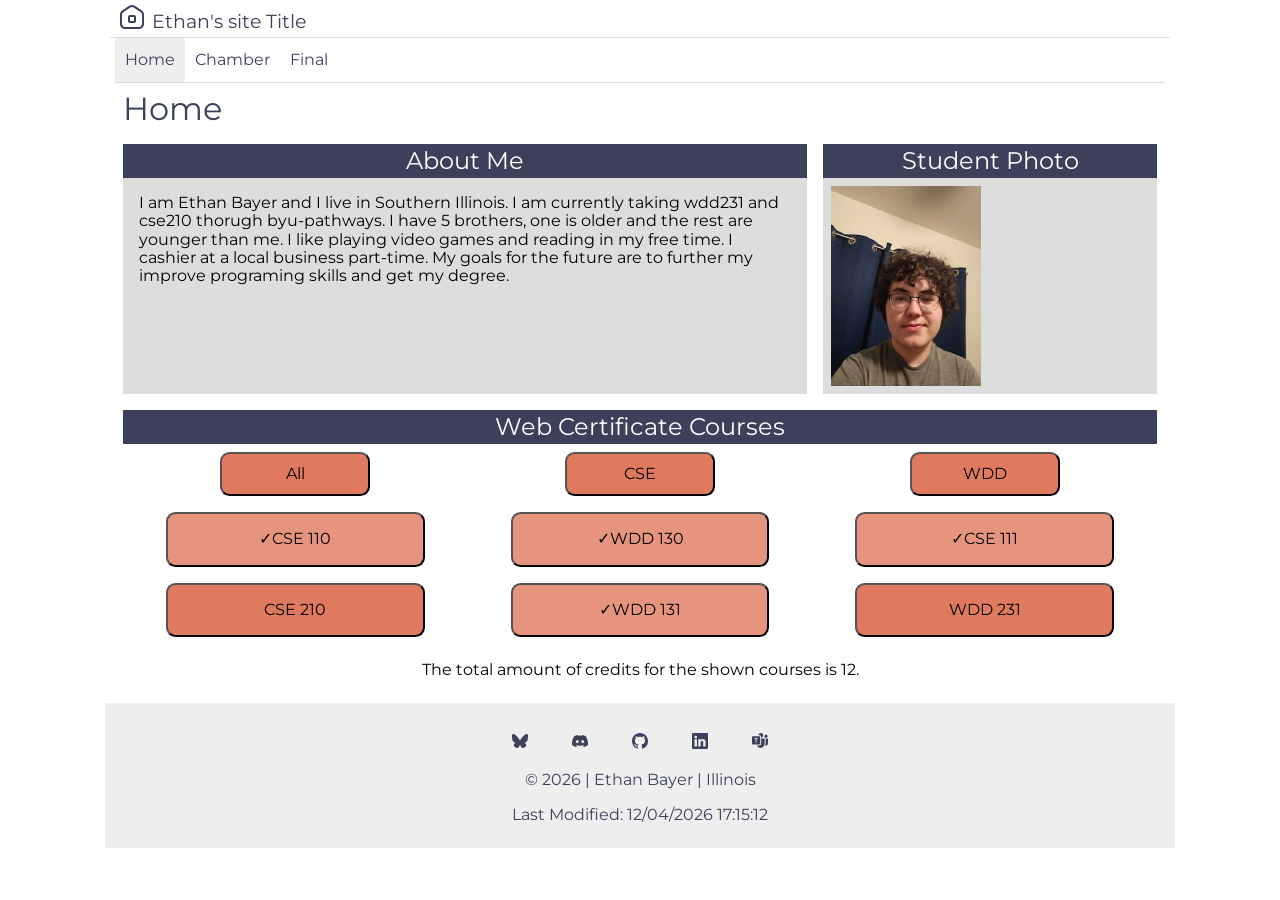
<file: index.html>
<!DOCTYPE html>
<html lang="en">

<head>
    <meta charset="UTF-8">
    <meta name="viewport" content="width=device-width, initial-scale=1.0">
    <title>WDD 231 | Home Page</title>
    <meta name="author" content="Ethan Bayer">
    <meta name="description"
        content="This is the home page for Ethan Bayer's WDD 231 class. It has responsive design and contains a short autobiography aswell as my completed courses.">
    <link rel="icon" href="images/favicon.ico">
    <meta property="og:title" content="WDD 231 | Home Page">
    <meta property="og:description"
        content="This is the home page for Ethan Bayer's WDD 231 class. It has responsive design and contains a short autobiography aswell as my completed courses.">
    <meta property="og:image" content="https://shewnaethan.github.io/wdd231/images/house-icon.svg">
    <meta property="og:url" content="https://shewnaethan.github.io/wdd231/">
    <link rel="stylesheet" href="styles/normalize.css">
    <link rel="stylesheet" href="styles/base.css">
    <link rel="stylesheet" href="styles/larger.css">
    <link rel="preconnect" href="https://fonts.googleapis.com">
    <link rel="preconnect" href="https://fonts.gstatic.com" crossorigin>
    <link rel="stylesheet"
        href="https://fonts.googleapis.com/css2?family=Montserrat:ital,wght@0,100..900;1,100..900&display=swap">
    <script src="scripts/navigation.js" defer></script>
    <script src="scripts/dates.js" defer></script>
    <script src="scripts/courses.js" defer></script>
</head>

<body>
    <header>
        <img src="images/house-icon.svg" alt="Site Logo" width="512" height="512">
        <span>Ethan's site Title</span>
        <button id="ham-btn" class="hamburger" aria-label="menu"></button>
    </header>
    <nav id="nav-bar" class="navigation">
        <ul>
            <li class="current"><a href="index.html" aria-current="page">Home</a></li>
            <li><a href="chamber/">Chamber</a></li>
            <li><a href="#">Final</a></li>
        </ul>
    </nav>
    <main>
        <h1>Home</h1>
        <div class="content">
            <section class="about me">
                <h2>About Me</h2>
                <p>I am Ethan Bayer and I live in Southern Illinois. I am currently taking wdd231 and cse210 thorugh
                    byu-pathways. I have 5 brothers, one is older and the rest are younger than me. I like playing video
                    games and reading in my free time. I cashier at a local business part-time. My goals for the future
                    are to further my improve programing skills and get my degree. </p>
            </section>
            <section>
                <h2>Student Photo</h2>
                <img src="images/ethan-bayer.jpg" alt="Picture of Ethan Bayer" width="150">
            </section>
        </div>
        <section>
            <h2>Web Certificate Courses</h2>
            <div class="buttons">
                <button id="all-btn" aria-label="Show all course">All</button>
                <button id="cse-btn" aria-label="Show cse courses">CSE</button>
                <button id="wdd-btn" aria-label="Show wdd courses">WDD</button>
            </div>
            <div class="course-card-holder">
            </div>
            <p id="course-creds">The total amount of credits for the shown courses is </p>
        </section>
        <dialog id="course-details"><button id="closeModal">X</button></dialog>
    </main>
    <footer>
        <div class="social-icons">
            <a href="https://bsky.app/"><img src="images/bluesky-icon.svg" alt="bluesky" width="16" height="16"></a>
            <a href="https://discord.com/"><img src="images/discord-icon.svg" alt="discord" width="16" height="16"></a>
            <a href="https://github.com/ShewnaEthan/wdd231"><img src=" images/github-icon.svg" alt="github" width="16"
                    height="16"></a>
            <a href="https://www.linkedin.com/in/ethan-bayer-1a8b58398/"><img src="images/linkedin-icon.svg"
                    alt="linkedin" width="16" height="16"></a>
            <a href=" https://teams.live.com/"><img src="images/microsoft-icon.svg" alt="Microsoft Teams" width="16"
                    height="16"></a>
        </div>
        <span id="current-year">copyright symbol and current year</span>
        <span id="last-modified">Last modified</span>
    </footer>
</body>

</html>
</file>
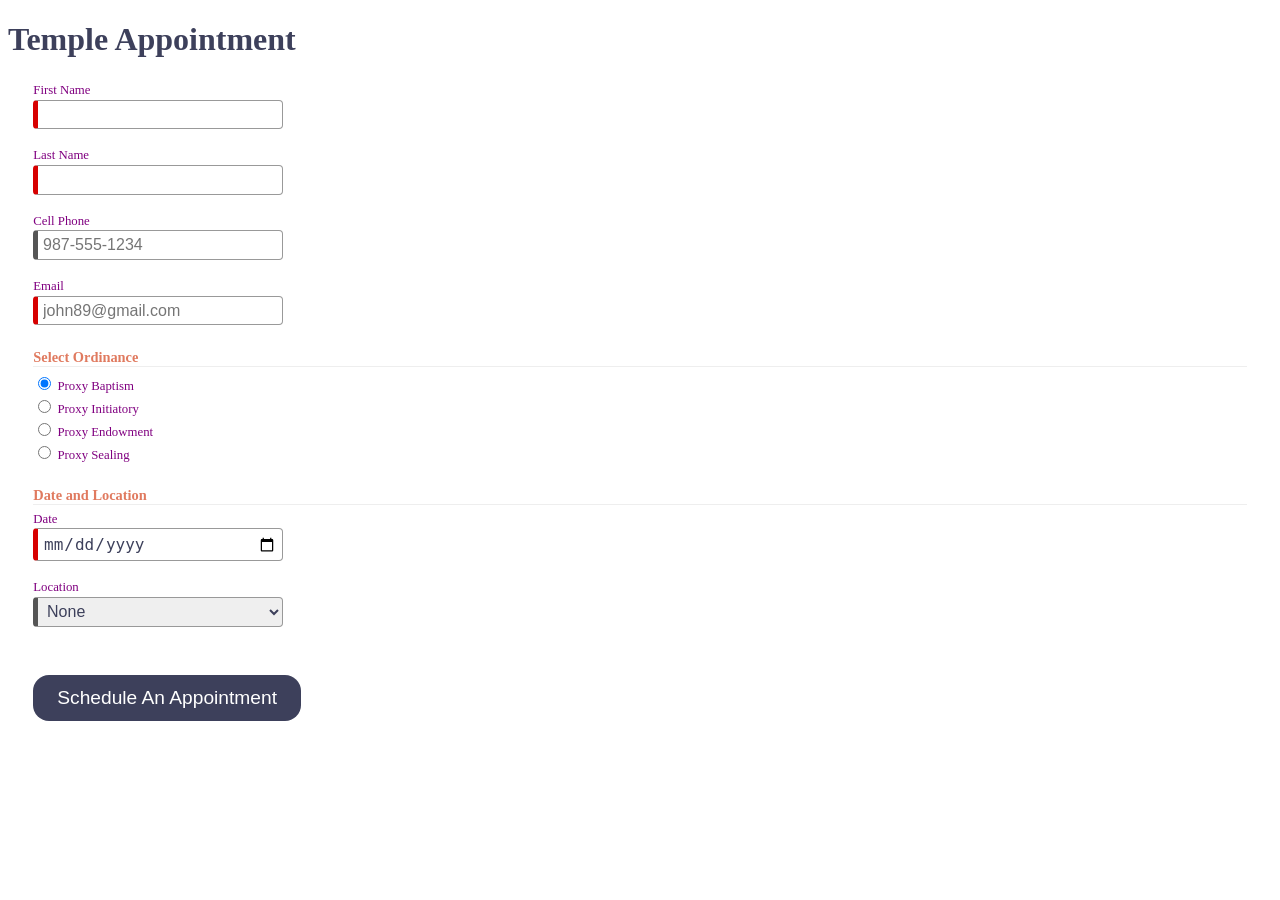
<file: advanced-forms/index.html>
<!DOCTYPE html>
<html lang="en">

<head>
  <meta charset="UTF-8">
  <meta name="viewport" content="width=device-width, initial-scale=1.0">
  <meta name="description" content="Web Lab Start File">
  <meta name="author" content="Paul Cheney">

  <link rel="stylesheet" href="styles/small.css">
  <link rel="stylesheet" href="styles/large.css">

  <title>Web Lab Start File</title>
</head>

<body>

  <main>
    <h1>Temple Appointment</h1>

    <form method="GET" action="thanks.html" class="designOne">
      <label>First Name <input type="text" name="first" required autocomplete="given-name"
          title="Your First Name"></label>
      <label>Last Name <input type="text" name="last" required autocomplete="family-name"
          title="Your Last Name"></label>
      <label>Cell Phone <input type="tel" name="phone" autocomplete="tel" title="A Phone Number with dashes"
          placeholder="987-555-1234"></label>
      <label>Email <input type="email" name="email" required placeholder="john89@gmail.com" title="Your Email"
          autocomplete="email"></label>


      <h3>Select Ordinance</h3>
      <label><input type="radio" name="ordinance" value="Baptism" checked> Proxy Baptism</label>
      <label><input type="radio" name="ordinance" value="Initiatory"> Proxy Initiatory</label>
      <label><input type="radio" name="ordinance" value="Endowment"> Proxy Endowment</label>
      <label><input type="radio" name="ordinance" value="Sealing"> Proxy Sealing</label>


      <h3>Date and Location</h3>
      <label>Date <input type="date" name="date" required></label>

      <label>Location
        <select name="location" required>
          <option value="">None</option>
          <option value="Payson">Payson</option>
          <option value="Orem">Orem</option>
          <option value="Provo City Center">Provo City Center</option>
        </select>
      </label>

      <input type="submit" value="Schedule An Appointment">
    </form>


  </main>

</body>

</html>
</file>
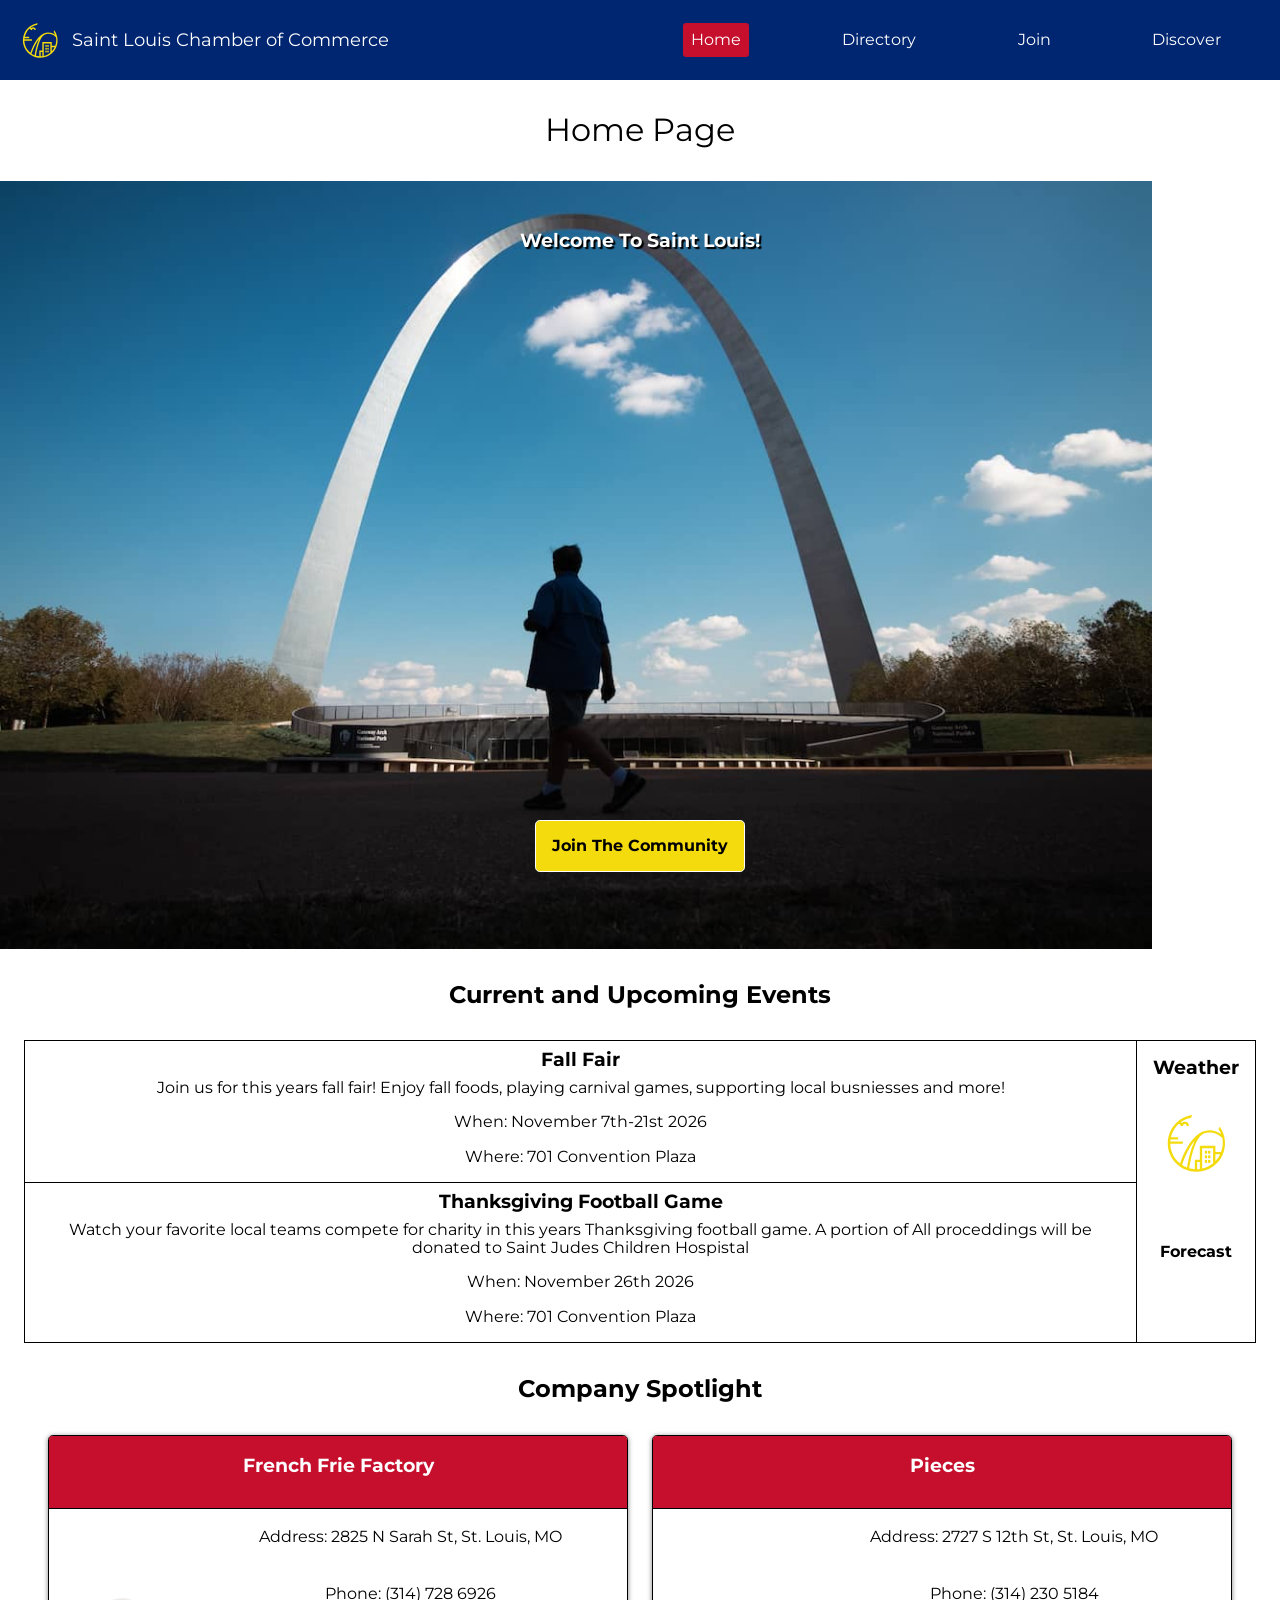
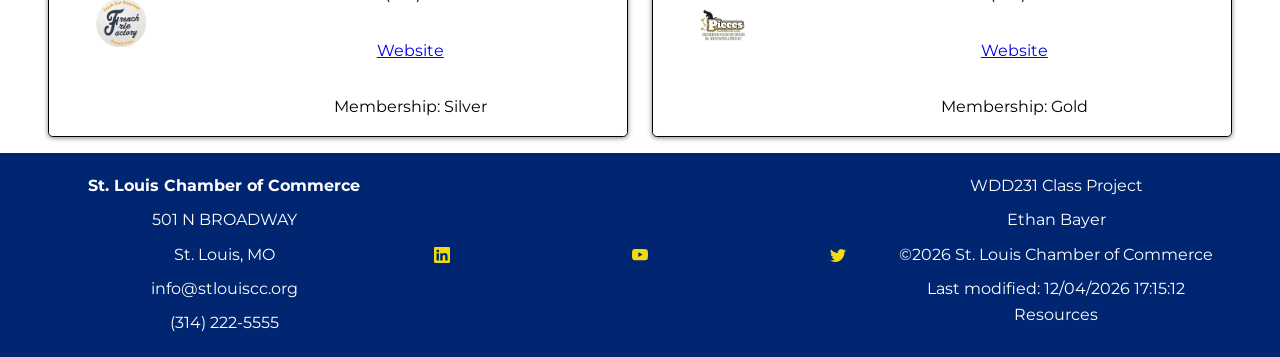
<file: chamber/index.html>
<!DOCTYPE html>
<html lang="en">

<head>
    <meta charset="UTF-8">
    <meta name="viewport" content="width=device-width, initial-scale=1.0">
    <title>WDD231 | Saint Louis Chamber of Commerce | Home Page</title>
    <meta name="author" content="Ethan Bayer">
    <link rel="icon" href="images/favicon.ico">
    <meta name="description"
        content="Home page for Saint Louis Chamber of Commerce. Discover busniesses and find local events.">
    <meta property="og:title" content="WDD231 | Saint Louis Chamber of Commerce | Home Page">
    <meta property="og:description"
        content="Home page for Saint Louis Chamber of Commerce. Discover busniesses and find local events.">
    <meta property="og:image" content="https://shewnaethan.github.io/wdd231/chamber/images/hero-large.jpg">
    <meta property="og:url" content="https://shewnaethan.github.io/wdd231/chamber/index.html">
    <link rel="stylesheet" href="styles/normalize.css">
    <link rel="stylesheet" href="styles/small.css">
    <link rel="stylesheet" href="styles/medium.css">
    <link rel="stylesheet" href="styles/larger.css">
    <link rel="preconnect" href="https://fonts.googleapis.com">
    <link rel="preconnect" href="https://fonts.gstatic.com" crossorigin>
    <link rel="stylesheet"
        href="https://fonts.googleapis.com/css2?family=Montserrat:ital,wght@0,100..900;1,100..900&display=swap">
    <script defer src="scripts/getdates.js"></script>
    <script defer src="scripts/navigation.js"></script>
    <script defer src="scripts/spotlight.js"></script>
    <script defer src="scripts/weather.js"></script>
</head>

<body>
    <header>
        <div class="title">
            <img src="images/stlouis-icon.svg" alt="Site Logo" width="64" height="64">
            <span>Saint Louis Chamber of Commerce</span>
            <button id="ham-btn" class="hamburger" aria-label="menu"></button>
        </div>

        <nav id="nav-bar" class="navigation">
            <ul>
                <li class="current"><a href="index.html" aria-current="page">Home</a></li>
                <li><a href="directory.html">Directory</a></li>
                <li><a href="join.html">Join</a></li>
                <li><a href="discover.html">Discover</a></li>
            </ul>
        </nav>

    </header>

    <main>
        <h1>Home Page</h1>
        <div class="hero">
            <img alt=" Hero image of saint louis" src="images/hero-large.jpg">
            <div class="call">
                <h2><strong>Welcome To Saint Louis!</strong></h2>
                <a href="#"><strong>Join The Community</strong></a>
            </div>
            <a></a>
        </div>
        <h2><strong>Current and Upcoming Events</strong></h2>
        <div class="local">
            <div class="current-events">
                <div class="event-1">
                    <h3><strong>Fall Fair</strong></h3>
                    <p>Join us for this years fall fair! Enjoy fall foods, playing carnival games, supporting local
                        busniesses and more!</p>
                    <p>When: November 7th-21st 2026</p>
                    <p>Where: 701 Convention Plaza</p>
                </div>
                <div class="event-2">
                    <h3><strong>Thanksgiving Football Game</strong></h3>
                    <p>Watch your favorite local teams compete for charity in this years Thanksgiving football game. A
                        portion of All proceddings will be donated to Saint Judes Children Hospistal</p>
                    <p>When: November 26th 2026</p>
                    <p>Where: 701 Convention Plaza</p>
                </div>
            </div>
            <div id="weather">
                <h3><strong>Weather</strong></h3>
                <img id="weather-icon" src="images/stlouis-icon.svg" alt="weather icon">
                <p id="description"></p>
                <p id="temperature"></p>
                <p><strong>Forecast</strong></p>
                <p id="dayone"></p>
                <p id="daytwo"></p>
                <p id="daythree"></p>
            </div>
        </div>
        <h2><strong>Company Spotlight</strong></h2>
        <div id="spotlight" class="card-holder grid">
        </div>
    </main>
    <footer>
        <div class="footer-left">
            <p><strong>St. Louis Chamber of Commerce</strong></p>
            <p>501 N BROADWAY</p>
            <p>St. Louis, MO</p>
            <p>info@stlouiscc.org</p>
            <p>(314) 222-5555</p>
        </div>
        <div class="social-icons">
            <a href="https://www.linkedin.com"><img src="images/linkedin-icon.svg" alt="linkedin icon" width="64"
                    height="16"></a>
            <a href="https://www.youtube.com"><img src="images/youtube-icon.svg" alt="youtube icon" width="64"
                    height="16"></a>
            <a href="https://www.twitter.com"><img src="images/twitter-icon.svg" alt="twitter icon" width="64"
                    height="16"></a>
        </div>
        <div class="footer-right">
            <p>WDD231 Class Project</p>
            <p>Ethan Bayer</p>
            <p id="current-year">copyright symbol and current year</p>
            <p id="last-modified">Last modified</p>
            <a href="resources.html">Resources</a>
        </div>
    </footer>
</body>

</html>
</file>
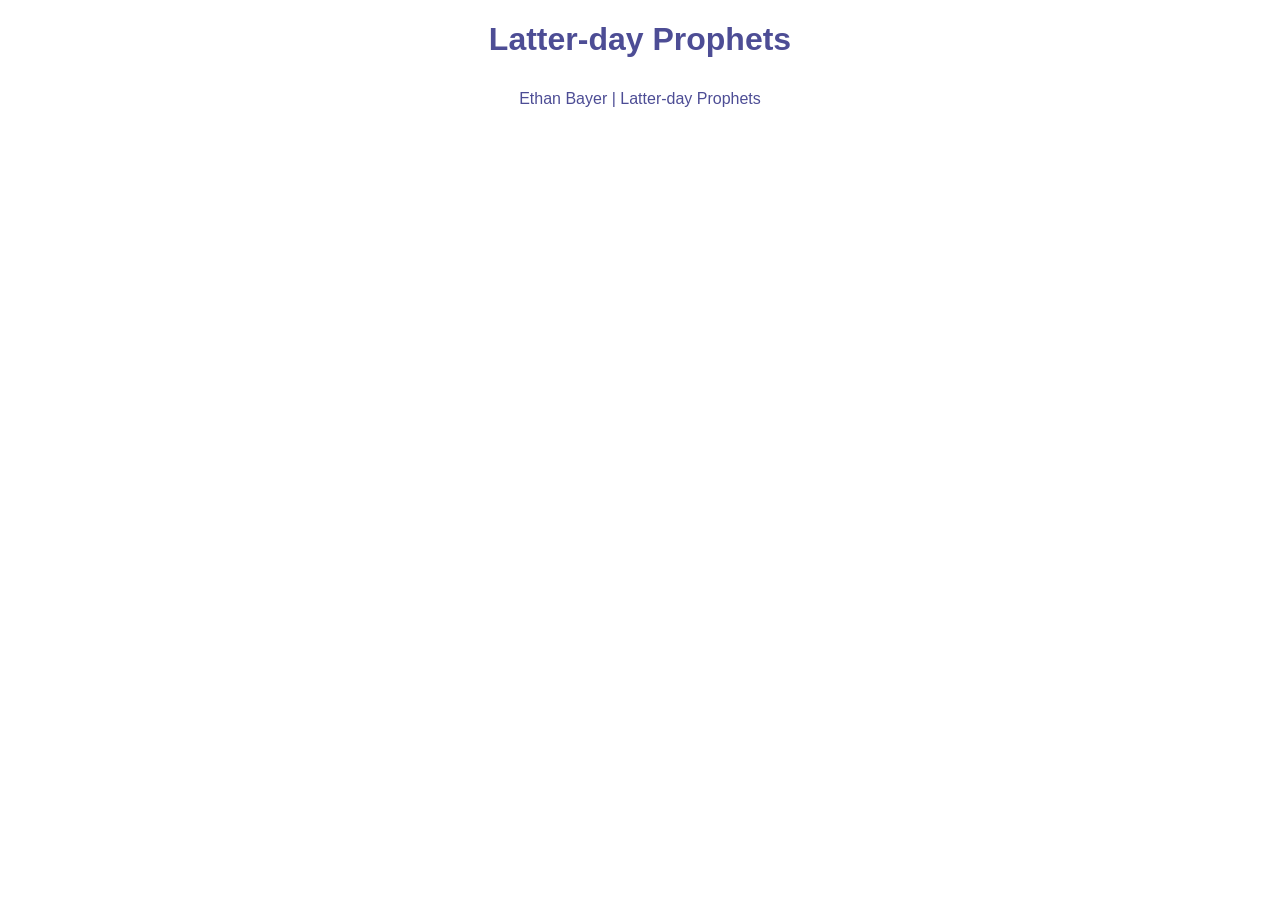
<file: prophets.html>
<!DOCTYPE html>
<html lang="en">
<head>
    <meta charset="UTF-8">
    <meta name="viewport" content="width=device-width, initial-scale=1.0">
    <title>Latter-Day Prophets</title>
    <meta name="author" content="Ethan Bayer">
    <meta name="description" content="This Website list of all of the Church of Jesus Christ of Latter Day Saints(Mormon) Prophets.">
    <link rel="stylesheet" href="styles/prophets.css">
    <script defer src="scripts/prophets.js"></script>
</head>
<body>
    <header>
  <h1>Latter-day Prophets</h1>
</header>
<main>
  <div id="cards"></div>
</main>
<footer>
  Ethan Bayer | Latter-day Prophets
</footer>
</body>
</html>
</file>
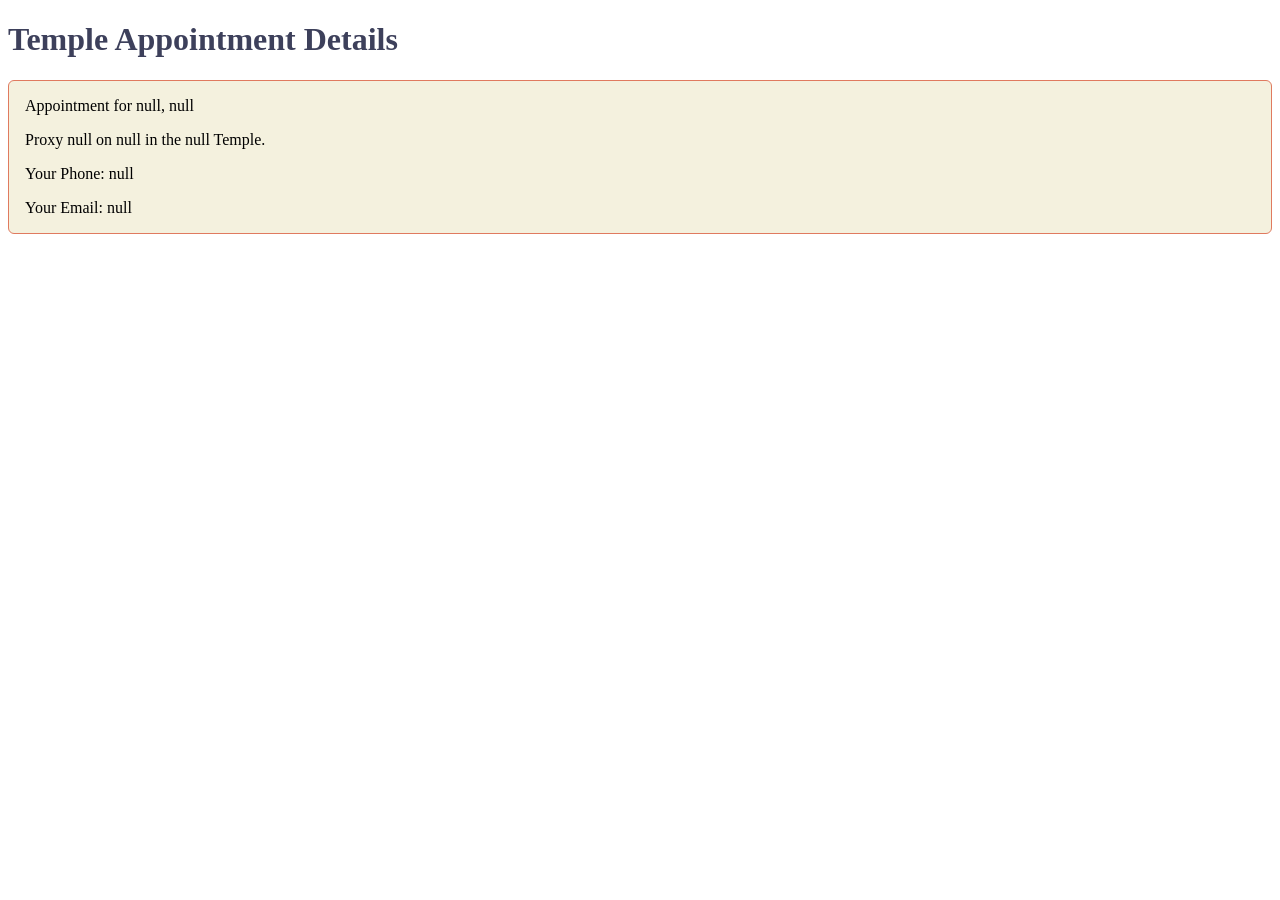
<file: advanced-forms/thanks.html>
<!DOCTYPE html>
<html lang="en">

<head>
  <meta charset="UTF-8">
  <meta name="viewport" content="width=device-width, initial-scale=1.0">
  <meta name="description" content="Web Lab Start File">
  <meta name="author" content="Paul Cheney">

  <link rel="stylesheet" href="styles/small.css">
  <link rel="stylesheet" href="styles/large.css">

  <title>Web Lab Start File</title>
</head>

<body>

  <main>
    <h1>Temple Appointment Details</h1>

    <div id="results"></div>

  </main>



  <script src="js/scripts.js"></script>
</body>
</html>
</file>
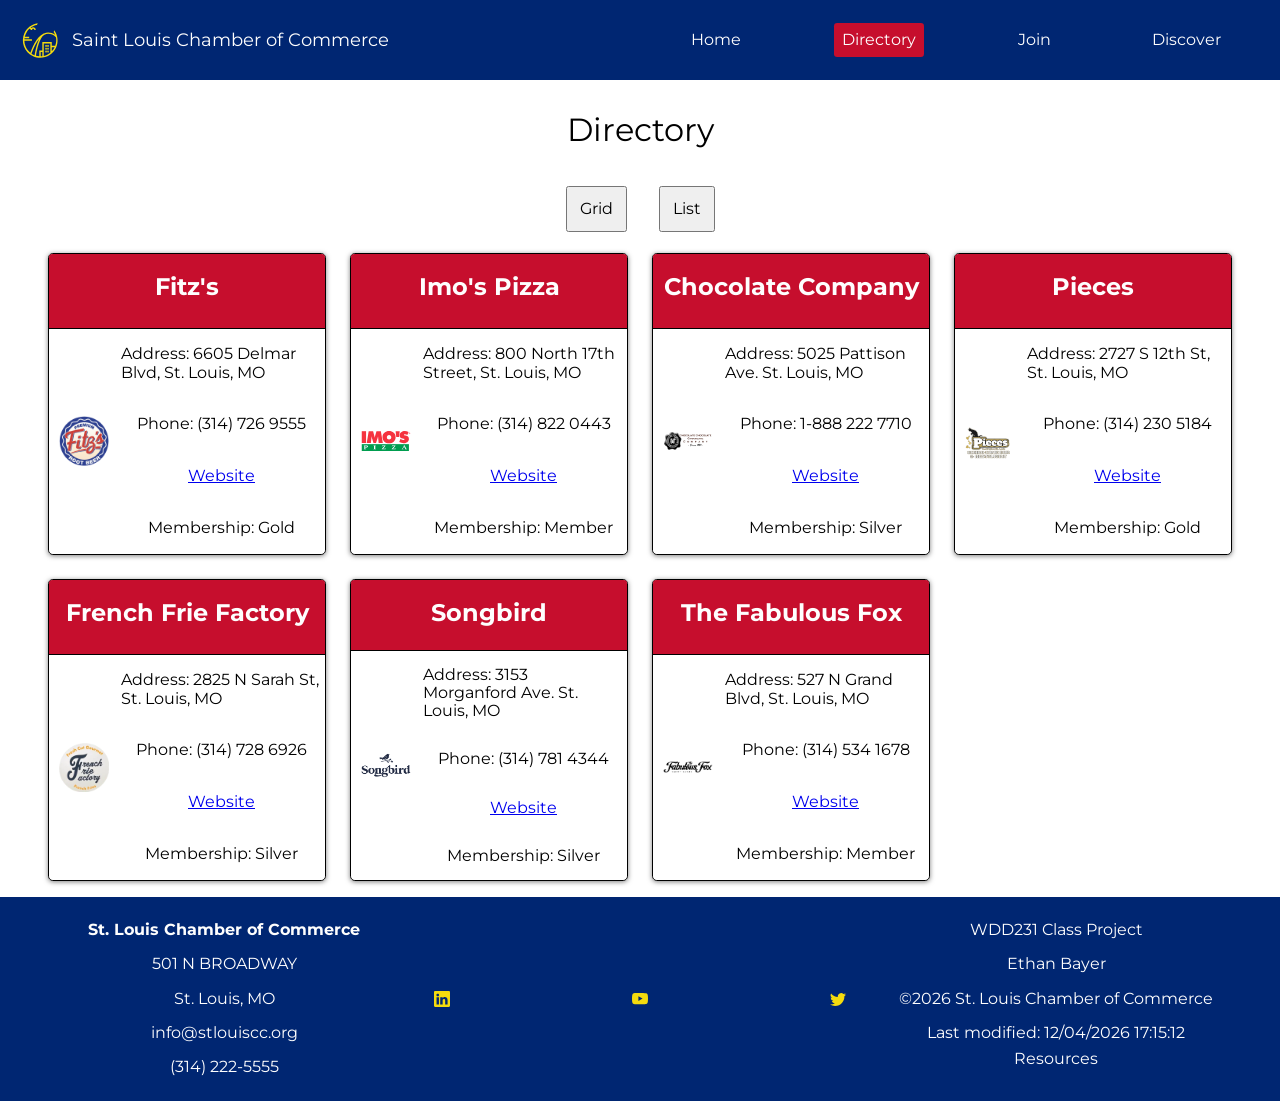
<file: chamber/directory.html>
<!DOCTYPE html>
<html lang="en">

<head>
    <meta charset="UTF-8">
    <meta name="viewport" content="width=device-width, initial-scale=1.0">
    <title>WDD231 | Saint Louis Chamber of Commerce | Directory</title>
    <meta name="author" content="Ethan Bayer">
    <link rel="icon" href="images/favicon.ico">
    <meta name="description"
        content="Directory page for Saint Louis Chamber of Commerce. Discover busniesses and find local events.">
    <meta property="og:title" content="WDD231 | Saint Louis Chamber of Commerce | Directory">
    <meta property="og:description"
        content="Directory page for Saint Louis Chamber of Commerce. Discover busniesses and find local events.">
    <meta property="og:image" content="https://shewnaethan.github.io/wdd231/chamber/images/hero-large.jpg">
    <meta property="og:url" content="https://shewnaethan.github.io/wdd231/chamber/directory.html">
    <link rel="stylesheet" href="styles/normalize.css">
    <link rel="stylesheet" href="styles/small.css">
    <link rel="stylesheet" href="styles/medium.css">
    <link rel="stylesheet" href="styles/larger.css">
    <link rel="preconnect" href="https://fonts.googleapis.com">
    <link rel="preconnect" href="https://fonts.gstatic.com" crossorigin>
    <link rel="stylesheet"
        href="https://fonts.googleapis.com/css2?family=Montserrat:ital,wght@0,100..900;1,100..900&display=swap">
    <script defer src="scripts/companies.js"></script>
    <script defer src="scripts/getdates.js"></script>
    <script defer src="scripts/navigation.js"></script>
</head>

<body>
    <header>
        <div class="title">
            <img src="images/stlouis-icon.svg" alt="Site Logo" width="64" height="64">
            <span>Saint Louis Chamber of Commerce</span>
            <button id="ham-btn" class="hamburger" aria-label="menu"></button>
        </div>

        <nav id="nav-bar" class="navigation">
            <ul>
                <li><a href="index.html">Home</a></li>
                <li class="current"><a href="directory.html" aria-current="page">Directory</a></li>
                <li><a href="join.html">Join</a></li>
                <li><a href="discover.html">Discover</a></li>
            </ul>
        </nav>

    </header>

    <main>
        <h1>Directory</h1>
        <div class="btn-holder">
            <button id="grid-btn">Grid</button>
            <button id="list-btn">List</button>
        </div>
        <div class="card-holder grid">
        </div>
    </main>
    <footer>
        <div class="footer-left">
            <p><strong>St. Louis Chamber of Commerce</strong></p>
            <p>501 N BROADWAY</p>
            <p>St. Louis, MO</p>
            <p>info@stlouiscc.org</p>
            <p>(314) 222-5555</p>
        </div>
        <div class="social-icons">
            <a href="https://www.linkedin.com"><img src="images/linkedin-icon.svg" alt="linkedin icon" width="64"
                    height="16"></a>
            <a href="https://www.youtube.com"><img src="images/youtube-icon.svg" alt="youtube icon" width="64"
                    height="16"></a>
            <a href="https://www.twitter.com"><img src="images/twitter-icon.svg" alt="twitter icon" width="64"
                    height="16"></a>
        </div>
        <div class="footer-right">
            <p>WDD231 Class Project</p>
            <p>Ethan Bayer</p>
            <p id="current-year">copyright symbol and current year</p>
            <p id="last-modified">Last modified</p>
            <a href="resources.html">Resources</a>
        </div>
    </footer>
</body>

</html>
</file>
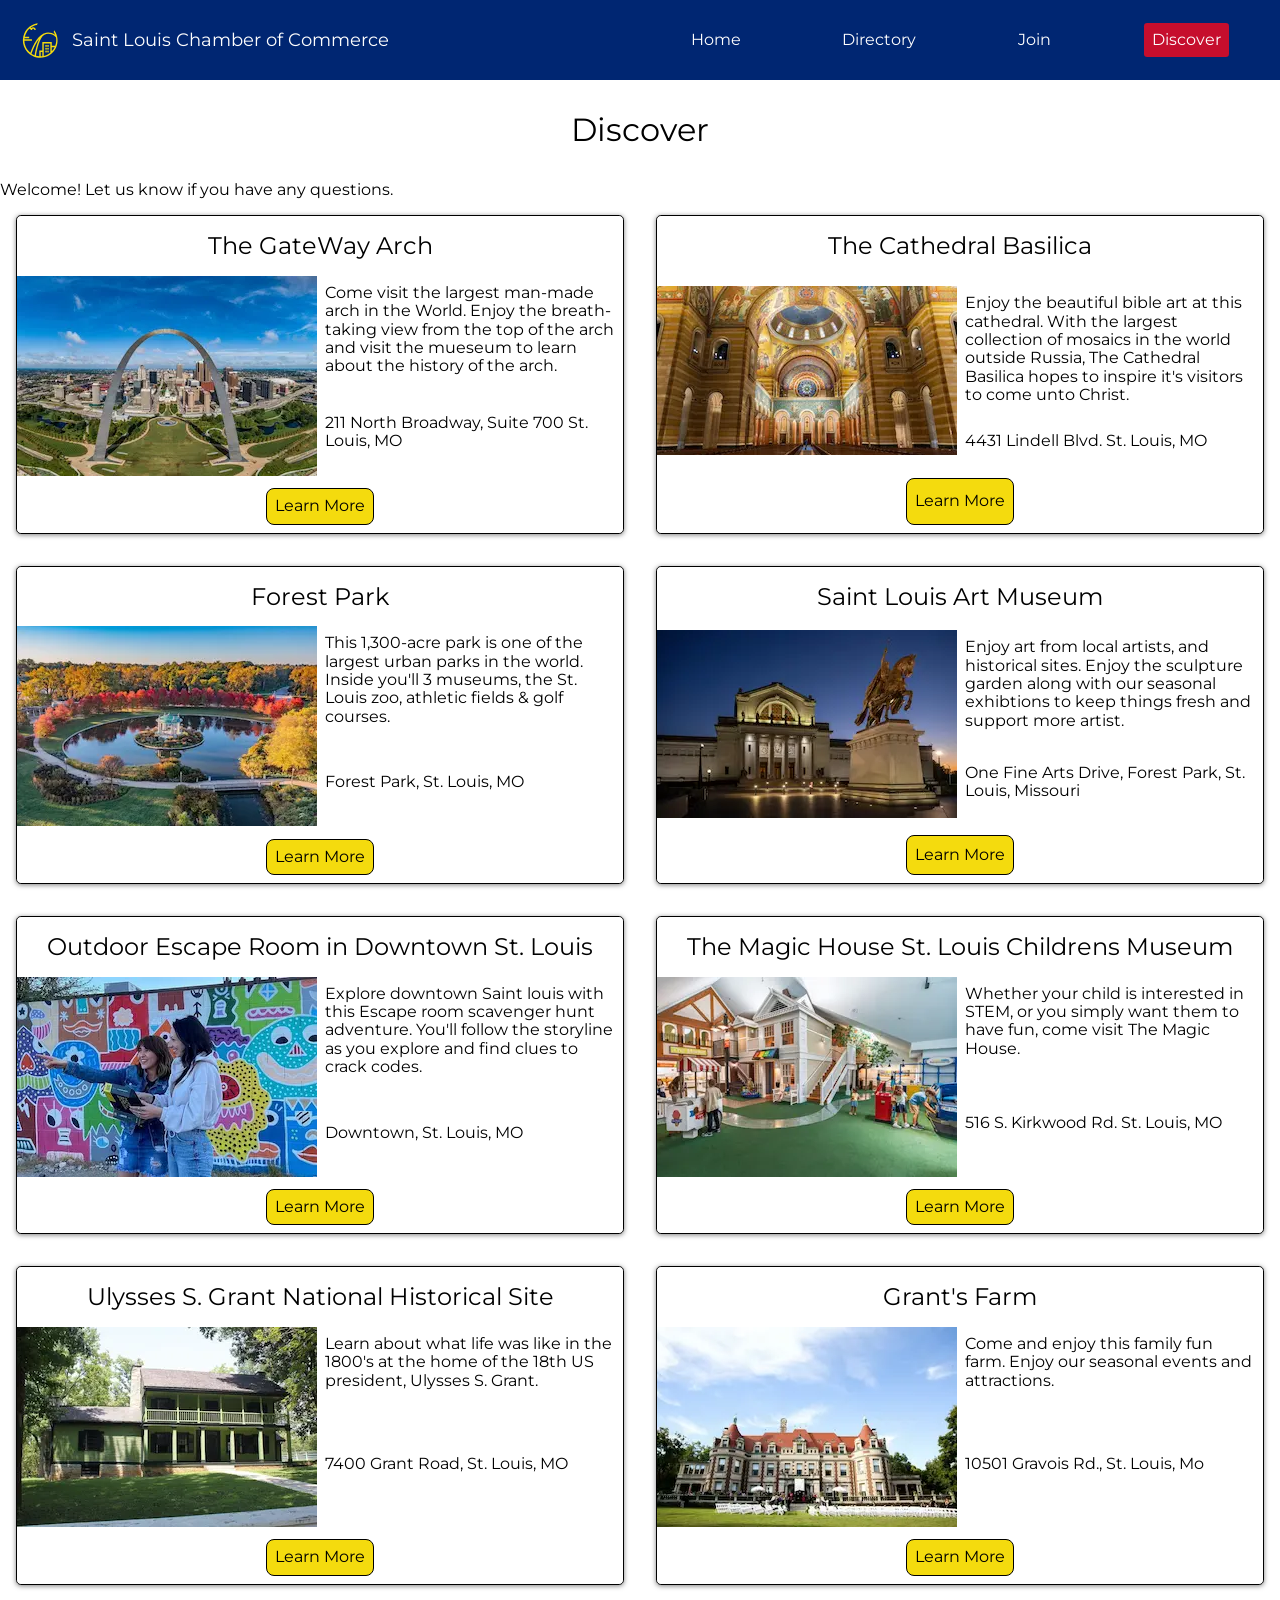
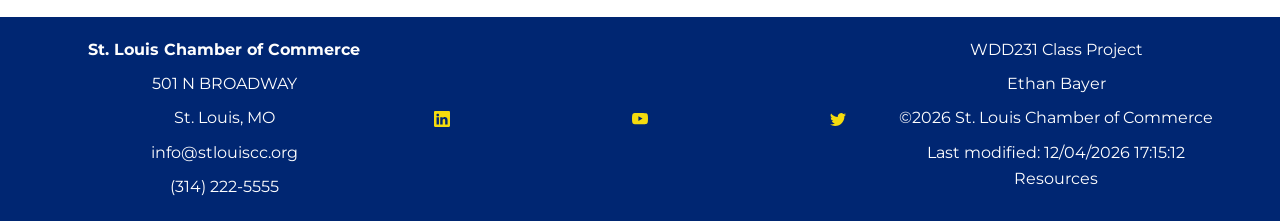
<file: chamber/discover.html>
<!DOCTYPE html>
<html lang="en">

<head>
    <meta charset="UTF-8">
    <meta name="viewport" content="width=device-width, initial-scale=1.0">
    <title>WDD231 | Saint Louis Chamber of Commerce | Discover Page</title>
    <meta name="author" content="Ethan Bayer">
    <link rel="icon" href="images/favicon.ico">
    <meta name="description" content="Discvoer page for Saint Louis Chamber of Commerce. Find stuff to Things to do in Saint louis, from art to history, find it here.">
    <meta property="og:title" content="WDD231 | Saint Louis Chamber of Commerce | Discover Page">
    <meta property="og:description" content="Discvoer page for Saint Louis Chamber of Commerce. Find stuff to Things to do in Saint louis, from art to history, find it here.">
    <meta property="og:image" content="https://shewnaethan.github.io/wdd231/chamber/images/hero-large.jpg">
    <meta property="og:url" content="https://shewnaethan.github.io/wdd231/chamber/Template.html">
    <link rel="stylesheet" href="styles/normalize.css">
    <link rel="stylesheet" href="styles/small.css">
    <link rel="stylesheet" href="styles/medium.css">
    <link rel="stylesheet" href="styles/larger.css">
    <link rel="preconnect" href="https://fonts.googleapis.com">
    <link rel="preconnect" href="https://fonts.gstatic.com" crossorigin>
    <link rel="stylesheet"
        href="https://fonts.googleapis.com/css2?family=Montserrat:ital,wght@0,100..900;1,100..900&display=swap">
    <script type="module" src="scripts/discover.mjs"></script>
    <script defer src="scripts/getdates.js"></script>
    <script defer src="scripts/navigation.js"></script>
</head>

<body>
    <header>
        <div class="title">
            <img src="images/stlouis-icon.svg" alt="Site Logo" width="64" height="64">
            <span>Saint Louis Chamber of Commerce</span>
            <button id="ham-btn" class="hamburger" aria-label="menu"></button>
        </div>

        <nav id="nav-bar" class="navigation">
            <ul>
                <li><a href="index.html">Home</a></li>
                <li><a href="directory.html">Directory</a></li>
                <li><a href="join.html">Join</a></li>
                <li class="current"><a href="discover.html" aria-current="page">Discover</a></li>
            </ul>
        </nav>

    </header>

    <main>
        <h1>Discover</h1>
        <p id="welcome">Welcome Message goes here</p>

        <div id="discover-card-holder"></div>

    </main>
    <footer>
        <div class="footer-left">
            <p><strong>St. Louis Chamber of Commerce</strong></p>
            <p>501 N BROADWAY</p>
            <p>St. Louis, MO</p>
            <p>info@stlouiscc.org</p>
            <p>(314) 222-5555</p>
        </div>
        <div class="social-icons">
            <a href="https://www.linkedin.com"><img src="images/linkedin-icon.svg" alt="linkedin icon" width="64"
                    height="16"></a>
            <a href="https://www.youtube.com"><img src="images/youtube-icon.svg" alt="youtube icon" width="64"
                    height="16"></a>
            <a href="https://www.twitter.com"><img src="images/twitter-icon.svg" alt="twitter icon" width="64"
                    height="16"></a>
        </div>
        <div class="footer-right">
            <p>WDD231 Class Project</p>
            <p>Ethan Bayer</p>
            <p id="current-year">copyright symbol and current year</p>
            <p id="last-modified">Last modified</p>
            <a href="resources.html">Resources</a>
        </div>
    </footer>
</body>

</html>
</file>
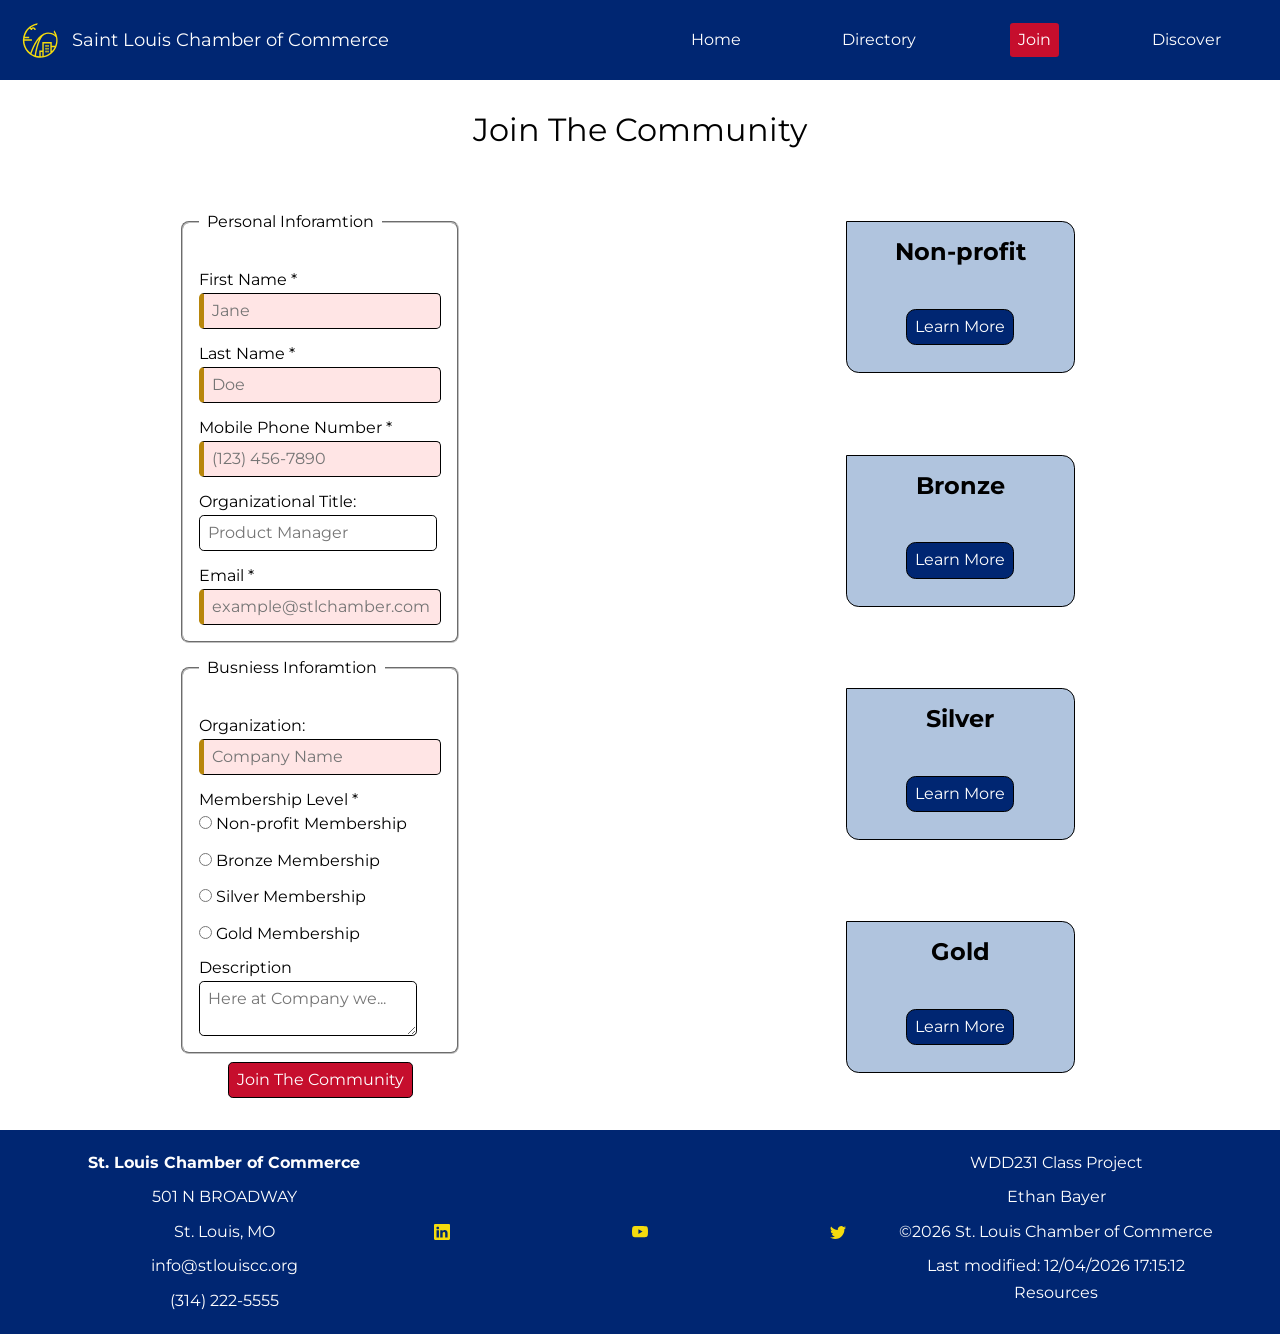
<file: chamber/join.html>
<!DOCTYPE html>
<html lang="en">

<head>
    <meta charset="UTF-8">
    <meta name="viewport" content="width=device-width, initial-scale=1.0">
    <title>WDD231 | Saint Louis Chamber of Commerce | Join Page</title>
    <meta name="author" content="Ethan Bayer">
    <link rel="icon" href="images/favicon.ico">
    <meta name="description"
        content="Join page for Saint Louis Chamber of Commerce. Sign up for a membership and join the Community.">
    <meta property="og:title" content="WDD231 | Saint Louis Chamber of Commerce | Join Page">
    <meta property="og:description"
        content="Join page for Saint Louis Chamber of Commerce. Sign up for a membership and join the Community.">
    <meta property="og:image" content="https://shewnaethan.github.io/wdd231/chamber/images/hero-large.jpg">
    <meta property="og:url" content="https://shewnaethan.github.io/wdd231/chamber/join.html">
    <link rel="stylesheet" href="styles/normalize.css">
    <link rel="stylesheet" href="styles/small.css">
    <link rel="stylesheet" href="styles/medium.css">
    <link rel="stylesheet" href="styles/larger.css">
    <link rel="preconnect" href="https://fonts.googleapis.com">
    <link rel="preconnect" href="https://fonts.gstatic.com" crossorigin>
    <link rel="stylesheet"
        href="https://fonts.googleapis.com/css2?family=Montserrat:ital,wght@0,100..900;1,100..900&display=swap">
    <script defer src="scripts/form.js"></script>
    <script defer src="scripts/getdates.js"></script>
    <script defer src="scripts/navigation.js"></script>
</head>

<body>
    <header>
        <div class="title">
            <img src="images/stlouis-icon.svg" alt="Site Logo" width="64" height="64">
            <span>Saint Louis Chamber of Commerce</span>
            <button id="ham-btn" class="hamburger" aria-label="menu"></button>
        </div>

        <nav id="nav-bar" class="navigation">
            <ul>
                <li><a href="index.html">Home</a></li>
                <li><a href="directory.html">Directory</a></li>
                <li class="current"><a href="join.html" aria-current="page">Join</a></li>
                <li><a href="discover.html">Discover</a></li>
            </ul>
        </nav>

    </header>

    <main>
        <h1>Join The Community</h1>
        <div class="join-container">
            <form method="GET" action="thankyou.html">
                <fieldset class="join-field personal">
                    <legend>Personal Inforamtion</legend>
                    <label for="firstname">First Name *<input type="text" id="firstname" name="firstname"
                            autocomplete="given-name" placeholder="Jane" title="firstname" required></label>
                    <label for="lastname">Last Name *<input type="text" id="lastname" name="lastname"
                            autocomplete="family-name" placeholder="Doe" title="lastname" required></label>
                    <label for="phonenumber">Mobile Phone Number *<input type="tel" id="phonenumber" name="phonenumber"
                            autocomplete="tel" placeholder="(123) 456-7890" title="phonenumber" required></label>
                    <label for="organization-title">Organizational Title:<input type="text" id="organization-title"
                            name="organization-title" autocomplete="organization-title" placeholder="Product Manager"
                            title="Must be atleast 7 characters, only a-z, A-Z, spaces and hypens are allowed" pattern="[a-zA-Z\s\-]{7,}"></label>
                    <label for="email">Email *<input type="email" id="email" name="email" autocomplete="email"
                            placeholder="example@stlchamber.com" title="email" required></label>
                </fieldset>
                <fieldset class="join-field organization">
                    <legend>Busniess Inforamtion</legend>
                    <label for="organization-name">Organization:<input type="text" id="organization-name"
                            placeholder="Company Name" name="organization-name" autocomplete="organization"
                            title="organization-name" required></label>
                    <div>Membership Level *</div>
                    <label for="NP"><input type="radio" id="NP" value="NP" name="level" required> Non-profit
                        Membership</label>
                    <label for="bronze"><input type="radio" id="bronze" value="bronze" name="level" required> Bronze
                        Membership</label>
                    <label for="silver"><input type="radio" id="silver" value="silver" name="level" required> Silver
                        Membership</label>
                    <label for="gold"><input type="radio" id="gold" value="gold" name="level" required> Gold
                        Membership</label>
                    <label for="description">Description<textarea name="description"
                            placeholder="Here at Company we..." id="description" title="description"></textarea></label>
                    <input type="hidden" name="timestamp" id="timestamp">
                </fieldset>
                <input type="submit" value="Join The Community">

            </form>
            <div class="membership-holder">
            </div>
            <dialog id="membership-details"><button class="closeModal">X</button></dialog>
        </div>
    </main>
    <footer>
        <div class="footer-left">
            <p><strong>St. Louis Chamber of Commerce</strong></p>
            <p>501 N BROADWAY</p>
            <p>St. Louis, MO</p>
            <p>info@stlouiscc.org</p>
            <p>(314) 222-5555</p>
        </div>
        <div class="social-icons">
            <a href="https://www.linkedin.com"><img src="images/linkedin-icon.svg" alt="linkedin icon" width="64"
                    height="16"></a>
            <a href="https://www.youtube.com"><img src="images/youtube-icon.svg" alt="youtube icon" width="64"
                    height="16"></a>
            <a href="https://www.twitter.com"><img src="images/twitter-icon.svg" alt="twitter icon" width="64"
                    height="16"></a>
        </div>
        <div class="footer-right">
            <p>WDD231 Class Project</p>
            <p>Ethan Bayer</p>
            <p id="current-year">copyright symbol and current year</p>
            <p id="last-modified">Last modified</p>
            <a href="resources.html">Resources</a>
        </div>
    </footer>
</body>

</html>
</file>
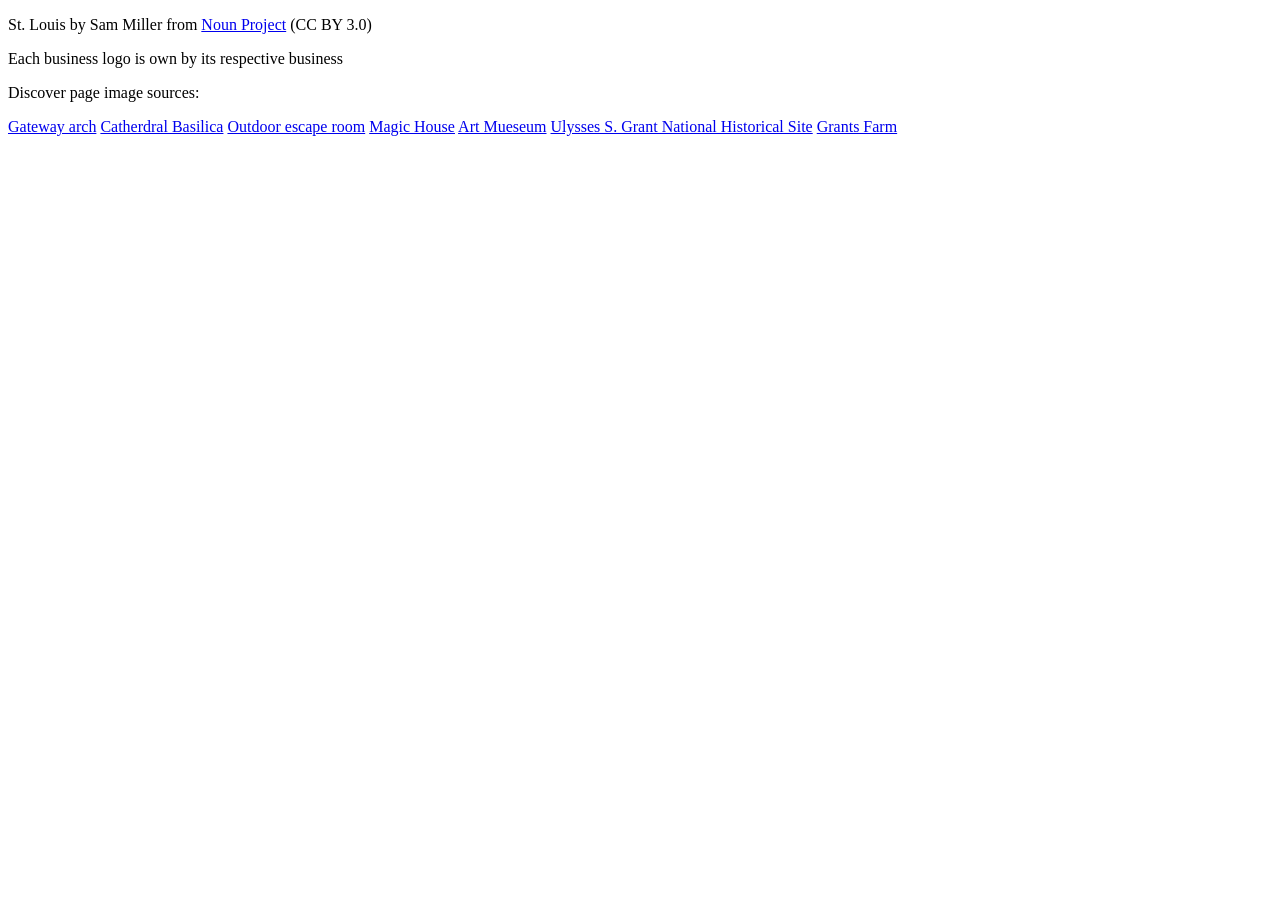
<file: chamber/resources.html>
<!DOCTYPE html>
<html lang="en">

<head>
    <meta charset="UTF-8">
    <meta name="viewport" content="width=device-width, initial-scale=1.0">
    <title>Document</title>
</head>

<body>
    <p>St. Louis by Sam Miller from <a href="https://thenounproject.com/browse/icons/term/st-louis/" target="_blank"
            title="St. Louis Icons">Noun Project</a> (CC BY 3.0)</p>
    <p>Each business logo is own by its respective business</a></p>
    <p>Discover page image sources:</p>
    <a href="https://www.pbs.org/newshour/nation/in-the-nations-smallest-national-park-a-big-push-to-preserve-history">Gateway arch</a>
    <a href="https://explorestlouis.com/partner/cathedral-basilica-of-saint-louis/">Catherdral Basilica</a>
    <a href="https://www.forestparkforever.org/fall-above"></a>
    <a href="https://www.tripadvisor.com/AttractionProductReview-g44881-d27474294-Outdoor_Escape_Room_in_St_Louis_Downtown-Saint_Louis_Missouri.html">Outdoor escape room</a>
    <a href="https://www.magichouse.org/blog/screen-free-fun-for-kids-in-st-louis-why-the-magic-house-is-the-ultimate-hands-on-play-destination/">Magic House</a>
    <a href="https://www.slam.org/blog/explore-contemporary-sculpture-outdoors-at-slam/">Art Mueseum</a>
    <a href="https://www.tripadvisor.com/Attraction_Review-g44881-d660835-Reviews-Ulysses_S_Grant_National_Historical_Site-Saint_Louis_Missouri.html">Ulysses S. Grant National Historical Site</a>
    <a href="https://www.butlerspantry.com/50-greatest-places-to-entertain-grants-farm/">Grants Farm</a>
</body>

</html>
</file>
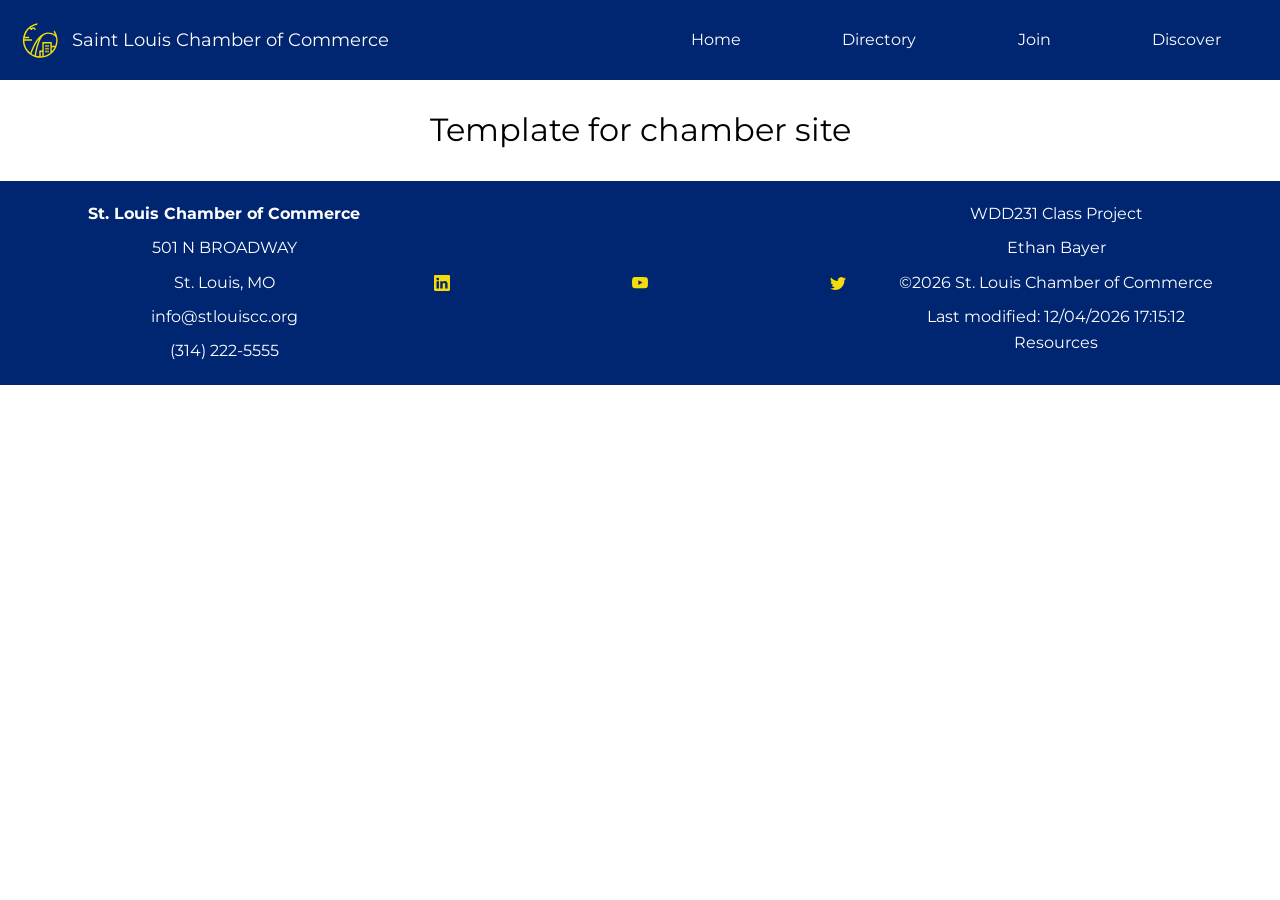
<file: chamber/template.html>
<!DOCTYPE html>
<html lang="en">

<head>
    <meta charset="UTF-8">
    <meta name="viewport" content="width=device-width, initial-scale=1.0">
    <title>WDD231 | Saint Louis Chamber of Commerce | Home Page</title>
    <meta name="author" content="Ethan Bayer">
    <link rel="icon" href="images/favicon.ico">
    <meta name="description"
        content="Template for Saint Louis Chamber of Commerce.">
    <meta property="og:title" content="WDD231 | Saint Louis Chamber of Commerce | Template">
    <meta property="og:description"
        content="Template for Saint Louis Chamber of Commerce.">
    <meta property="og:image" content="https://shewnaethan.github.io/wdd231/chamber/images/hero-large.jpg">
    <meta property="og:url" content="https://shewnaethan.github.io/wdd231/chamber/Template.html">
    <link rel="stylesheet" href="styles/normalize.css">
    <link rel="stylesheet" href="styles/small.css">
    <link rel="stylesheet" href="styles/medium.css">
    <link rel="stylesheet" href="styles/larger.css">
    <link rel="preconnect" href="https://fonts.googleapis.com">
    <link rel="preconnect" href="https://fonts.gstatic.com" crossorigin>
    <link rel="stylesheet"
        href="https://fonts.googleapis.com/css2?family=Montserrat:ital,wght@0,100..900;1,100..900&display=swap">
    <script defer src="scripts/getdates.js"></script>
    <script defer src="scripts/navigation.js"></script>
</head>

<body>
    <header>
        <div class="title">
            <img src="images/stlouis-icon.svg" alt="Site Logo" width="64" height="64">
            <span>Saint Louis Chamber of Commerce</span>
            <button id="ham-btn" class="hamburger" aria-label="menu"></button>
        </div>

        <nav id="nav-bar" class="navigation">
            <ul>
                <li><a href="index.html">Home</a></li>
                <li><a href="directory.html">Directory</a></li>
                <li><a href="join.html">Join</a></li>
                <li><a href="#">Discover</a></li>
            </ul>
        </nav>

    </header>

    <main>
        <h1>Template for chamber site</h1>
    </main>
    <footer>
        <div class="footer-left">
            <p><strong>St. Louis Chamber of Commerce</strong></p>
            <p>501 N BROADWAY</p>
            <p>St. Louis, MO</p>
            <p>info@stlouiscc.org</p>
            <p>(314) 222-5555</p>
        </div>
        <div class="social-icons">
            <a href="https://www.linkedin.com"><img src="images/linkedin-icon.svg" alt="linkedin icon" width="64"
                    height="16"></a>
            <a href="https://www.youtube.com"><img src="images/youtube-icon.svg" alt="youtube icon" width="64"
                    height="16"></a>
            <a href="https://www.twitter.com"><img src="images/twitter-icon.svg" alt="twitter icon" width="64"
                    height="16"></a>
        </div>
        <div class="footer-right">
            <p>WDD231 Class Project</p>
            <p>Ethan Bayer</p>
            <p id="current-year">copyright symbol and current year</p>
            <p id="last-modified">Last modified</p>
            <a href="resources.html">Resources</a>
        </div>
    </footer>
</body>

</html>
</file>
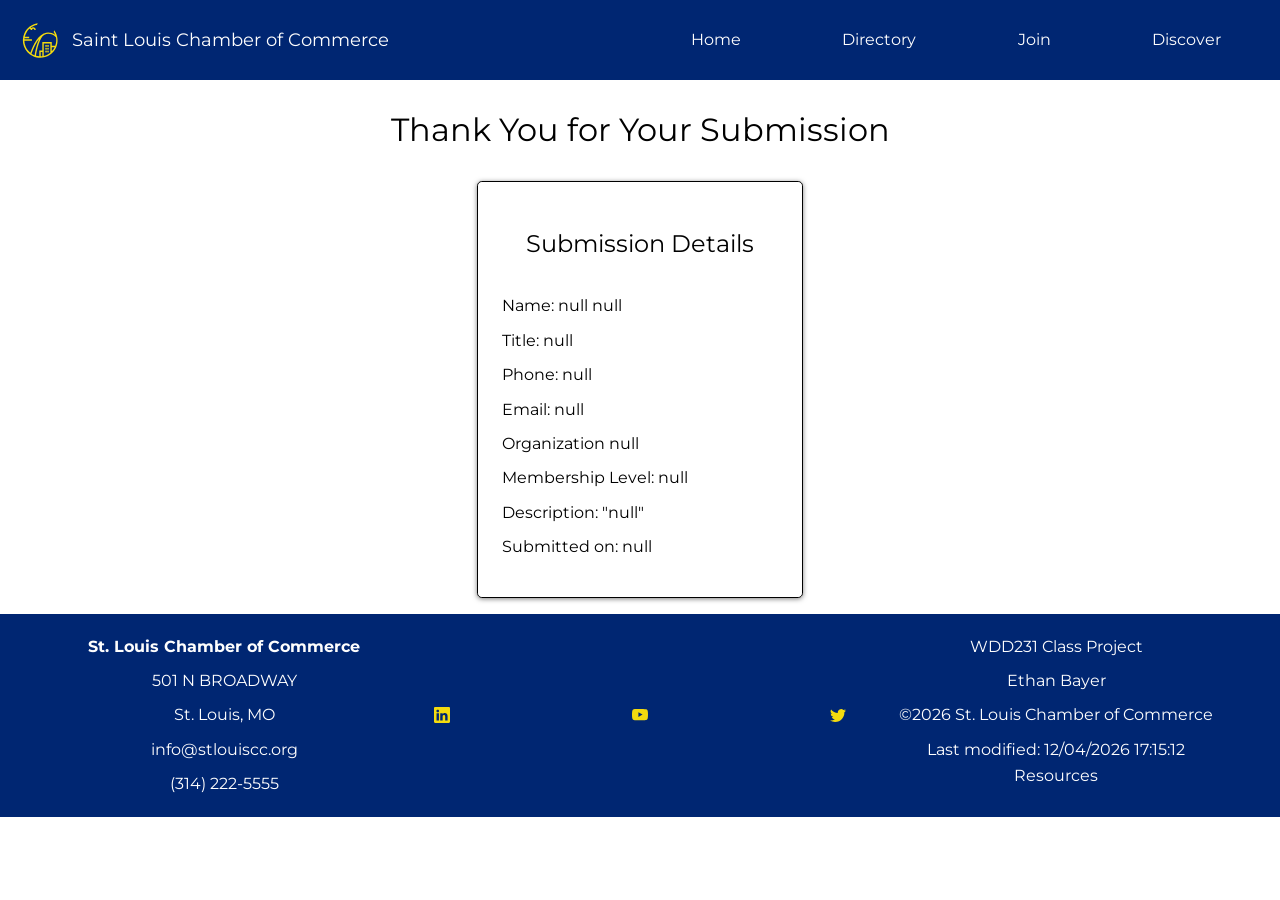
<file: chamber/thankyou.html>
<!DOCTYPE html>
<html lang="en">

<head>
    <meta charset="UTF-8">
    <meta name="viewport" content="width=device-width, initial-scale=1.0">
    <title>WDD231 | Saint Louis Chamber of Commerce | Thank You</title>
    <meta name="author" content="Ethan Bayer">
    <link rel="icon" href="images/favicon.ico">
    <meta name="description" content="Thank you page for joining the Saint Louis Chamber of Commerce.">
    <meta property="og:title" content="WDD231 | Saint Louis Chamber of Commerce | Thank You">
    <meta property="og:description" content="Thank you page for joining the Saint Louis Chamber of Commerce.">
    <meta property="og:image" content="https://shewnaethan.github.io/wdd231/chamber/images/hero-large.jpg">
    <meta property="og:url" content="https://shewnaethan.github.io/wdd231/chamber/thankyou.html">
    <link rel="stylesheet" href="styles/normalize.css">
    <link rel="stylesheet" href="styles/small.css">
    <link rel="stylesheet" href="styles/medium.css">
    <link rel="stylesheet" href="styles/larger.css">
    <link rel="preconnect" href="https://fonts.googleapis.com">
    <link rel="preconnect" href="https://fonts.gstatic.com" crossorigin>
    <link rel="stylesheet"
        href="https://fonts.googleapis.com/css2?family=Montserrat:ital,wght@0,100..900;1,100..900&display=swap">
    <script defer src="scripts/results.js"></script>
    <script defer src="scripts/getdates.js"></script>
    <script defer src="scripts/navigation.js"></script>
</head>

<body>
    <header>
        <div class="title">
            <img src="images/stlouis-icon.svg" alt="Site Logo" width="64" height="64">
            <span>Saint Louis Chamber of Commerce</span>
            <button id="ham-btn" class="hamburger" aria-label="menu"></button>
        </div>

        <nav id="nav-bar" class="navigation">
            <ul>
                <li><a href="index.html">Home</a></li>
                <li><a href="directory.html">Directory</a></li>
                <li><a href="join.html">Join</a></li>
                <li><a href="discover.html">Discover</a></li>
            </ul>
        </nav>

    </header>

    <main>
        <h1>Thank You for Your Submission</h1>
        <div id="results"></div>
        </form>
    </main>
    <footer>
        <div class="footer-left">
            <p><strong>St. Louis Chamber of Commerce</strong></p>
            <p>501 N BROADWAY</p>
            <p>St. Louis, MO</p>
            <p>info@stlouiscc.org</p>
            <p>(314) 222-5555</p>
        </div>
        <div class="social-icons">
            <a href="https://www.linkedin.com"><img src="images/linkedin-icon.svg" alt="linkedin icon" width="64"
                    height="16"></a>
            <a href="https://www.youtube.com"><img src="images/youtube-icon.svg" alt="youtube icon" width="64"
                    height="16"></a>
            <a href="https://www.twitter.com"><img src="images/twitter-icon.svg" alt="twitter icon" width="64"
                    height="16"></a>
        </div>
        <div class="footer-right">
            <p>WDD231 Class Project</p>
            <p>Ethan Bayer</p>
            <p id="current-year">copyright symbol and current year</p>
            <p id="last-modified">Last modified</p>
            <a href="resources.html">Resources</a>
        </div>
    </footer>
</body>

</html>
</file>
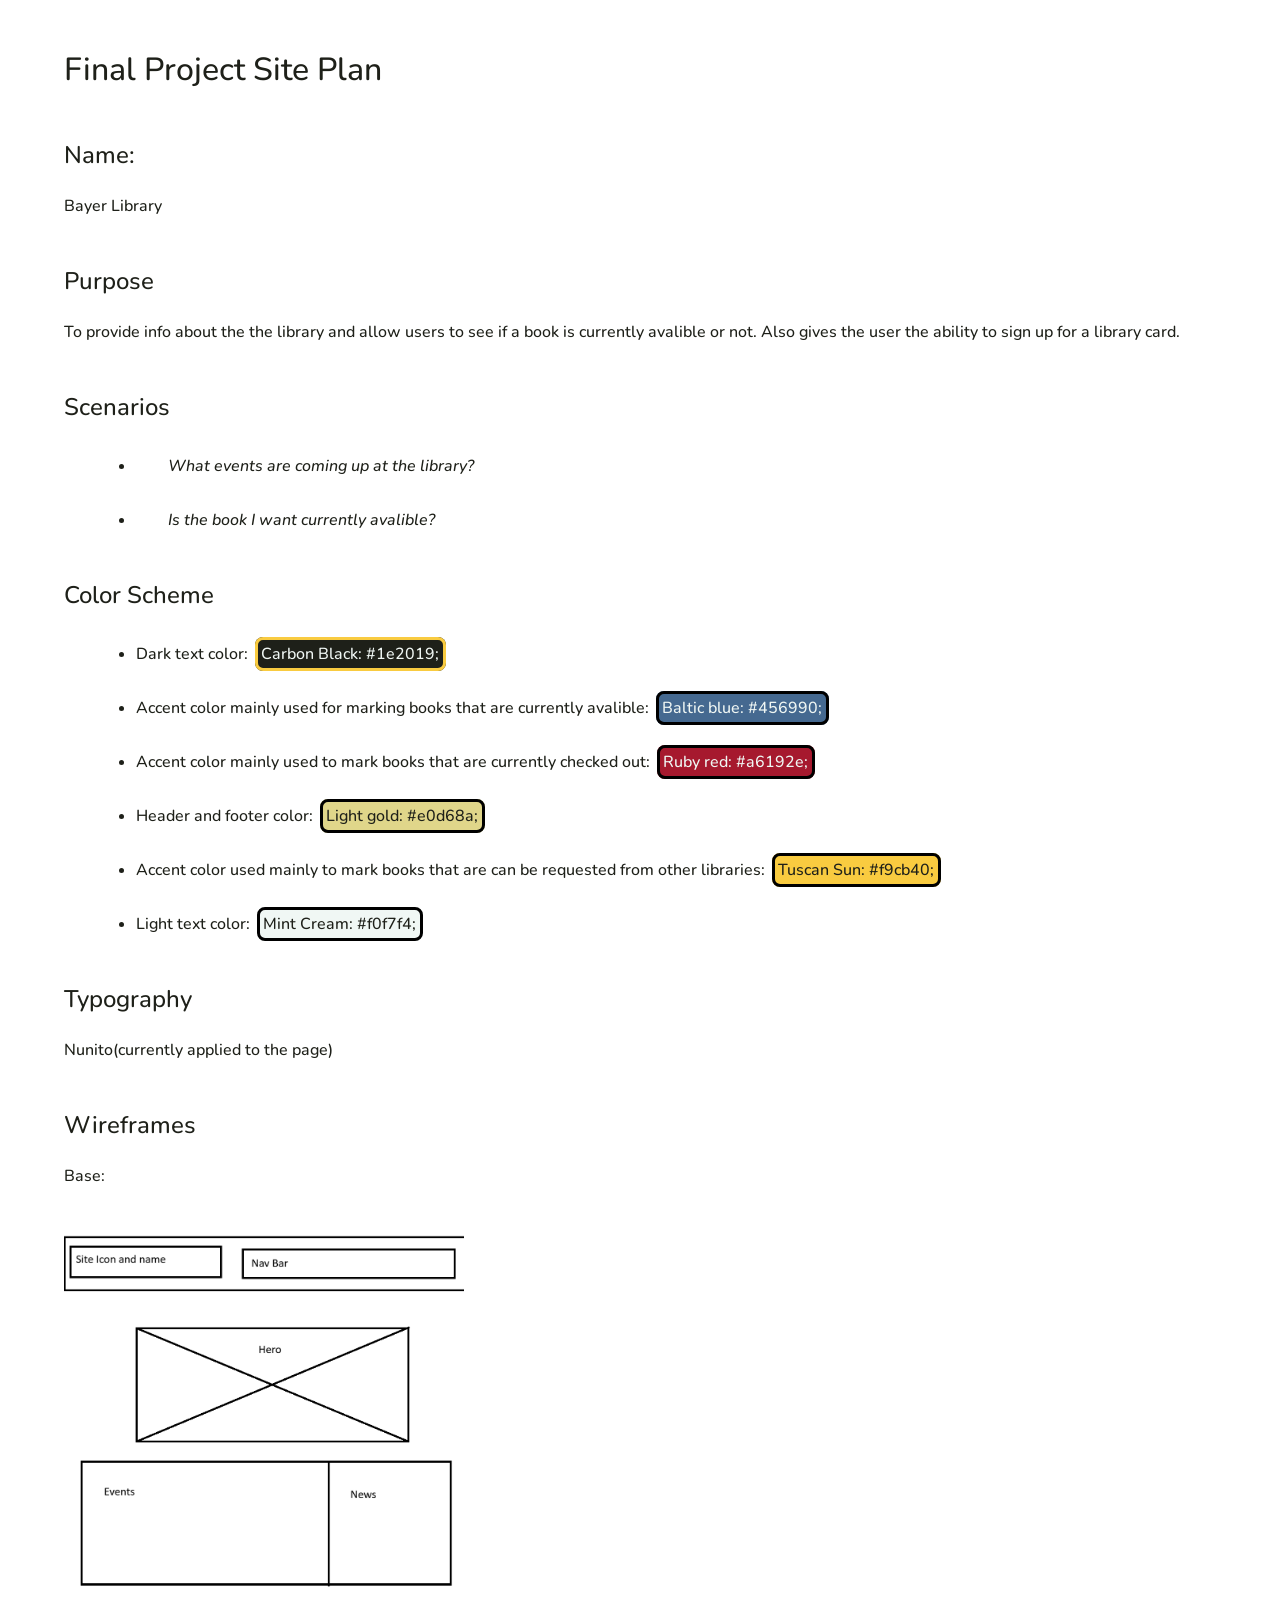
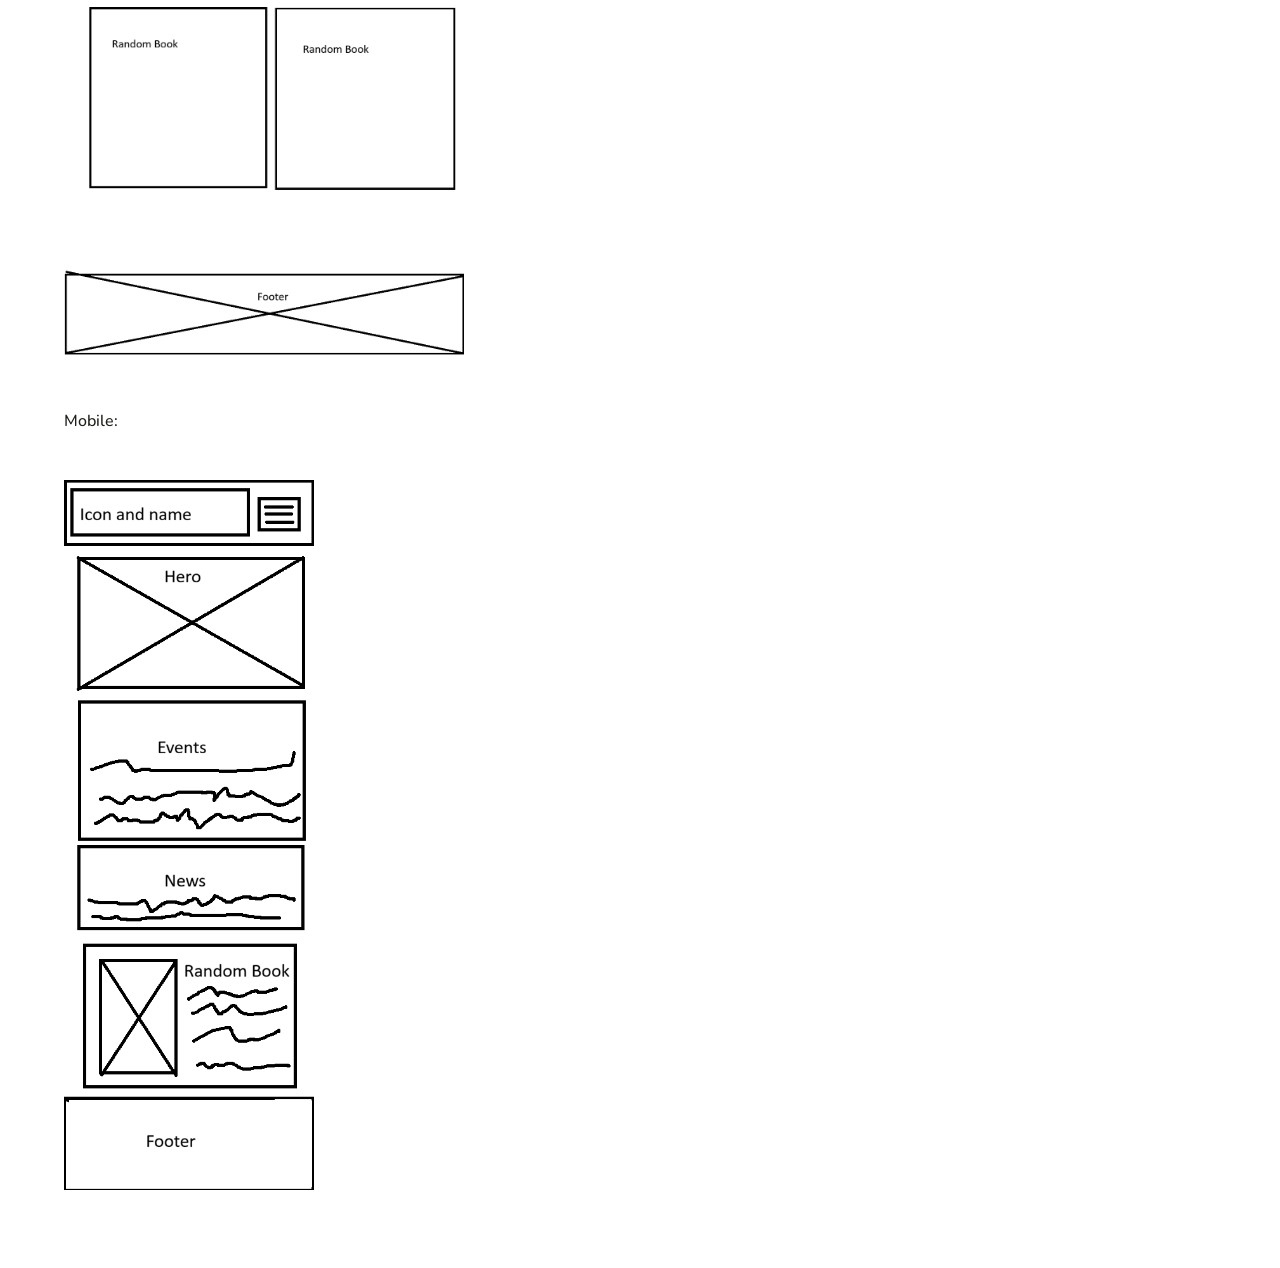
<file: final/siteplan.html>
<!DOCTYPE html>
<html lang="en">

<head>
    <meta charset="UTF-8">
    <meta name="viewport" content="width=device-width, initial-scale=1.0">
    <title>Library Home Page Site Plan</title>
    <meta name="description"
        content="This is the siteplan for my WDD231 final project. This siteplan laysout the design for a library website with 3 pages">
    <meta name="author" content="Ethan Bayer">
    <link rel="preconnect" href="https://fonts.googleapis.com">
    <link rel="preconnect" href="https://fonts.gstatic.com" crossorigin>
    <link href="https://fonts.googleapis.com/css2?family=Nunito:ital,wght@0,500;1,500&display=swap" rel="stylesheet">
    <link rel="stylesheet" href="styles/small.css">
</head>

<body>
    <main>
        <h1>Final Project Site Plan</h1>
        <h2>Name:</h2>
        <p>Bayer Library</p>
        <h2>Purpose</h2>
        <p>To provide info about the the library and allow users to see if a book is currently avalible or not. Also
            gives the user the ability to sign up for a library card.</p>
        <h2>Scenarios</h2>
        <ul>
            <li>
                <p><i>What events are coming up at the library?</i></p>
            </li>
            <li>
                <p><i>Is the book I want currently avalible?</i></p>
            </li>
        </ul>
        <h2>Color Scheme</h2>
        <ul>
            <li>
                Dark text color: <span class="carbon-black">Carbon Black: #1e2019;
                </span>
            </li>
            <li>
                Accent color mainly used for marking books that are currently avalible: <span class="baltic-blue">Baltic
                    blue: #456990;
                </span>
            </li>
            <li>
                Accent color mainly used to mark books that are currently checked out: <span class="ruby-red">Ruby red:
                    #a6192e;
                </span>
            </li>
            <li>
                Header and footer color: <span class="light-gold">Light gold: #e0d68a;
                </span>
            </li>
            <li>
                Accent color used mainly to mark books that are can be requested from other libraries: <span
                    class="tuscan-sun">Tuscan Sun: #f9cb40;
                </span>
            </li>
            <li>
                Light text color: <span class="mint-cream">Mint Cream: #f0f7f4;</span>
            </li>
        </ul>
        <h2>Typography</h2>
        <p>Nunito(currently applied to the page)</p>
        <h2>Wireframes</h2>
        <p>Base: </p>
        <img src="images/base-siteplan.png" width="400" alt="siteplan for the desktop view" loading="lazy">
        <p>Mobile: </p>
        <img src="images/small-siteplan.png" width="250" alt="siteplan for the mobile view" loading="lazy">
    </main>
</body>

</html>
</file>
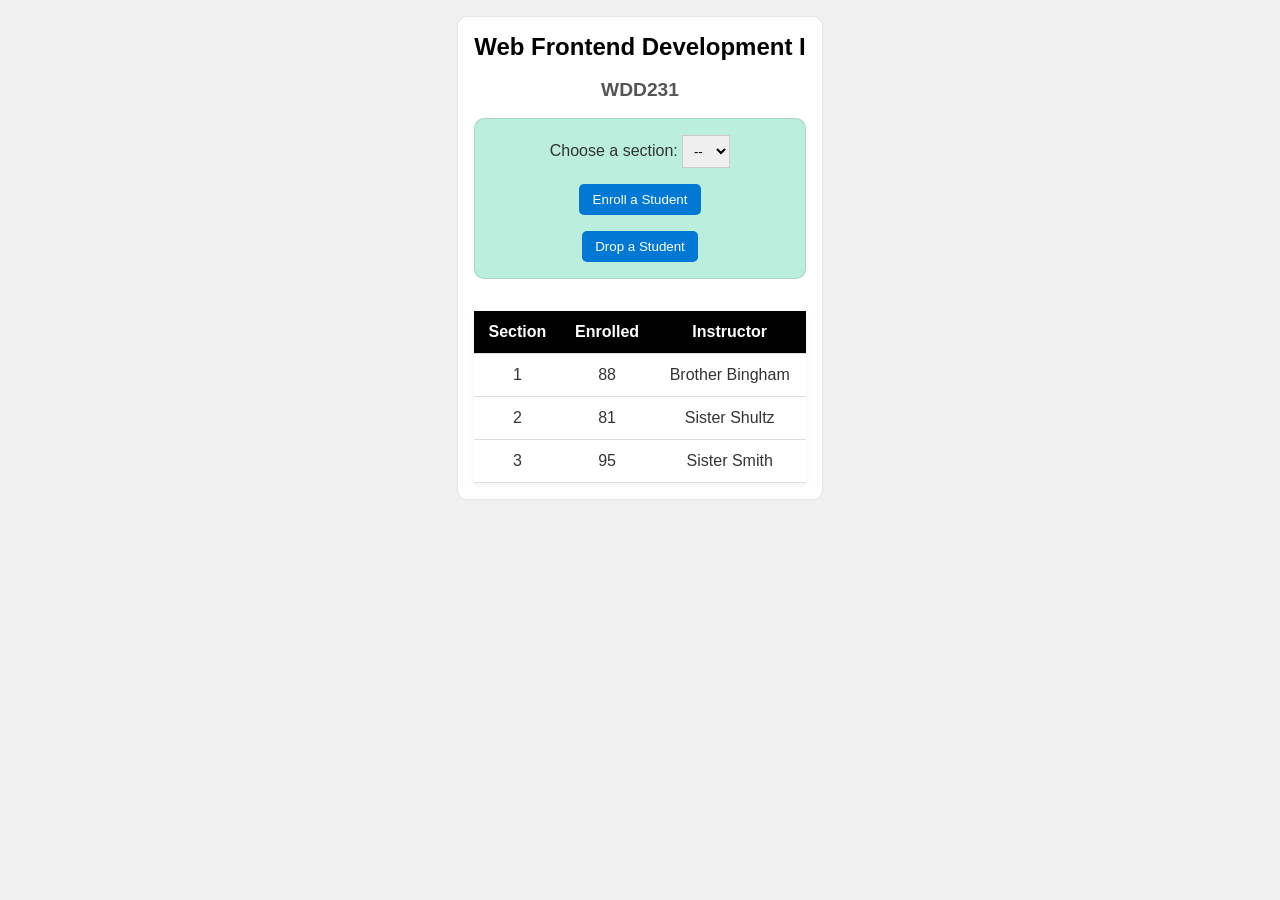
<file: week03/modules.html>
<!DOCTYPE html>
<html lang="en">

<head>
  <meta charset="UTF-8">
  <meta name="viewport" content="width=device-width, initial-scale=1.0">
  <title>Modules Example: Course and Sections</title>
  <link rel="stylesheet" href="styles/modules.css">
  <script src="scripts/modules.mjs" type="module"></script>
  <!-- <script src="../../scripts/theme-toggle.js"></script> -->
</head>

<body>
  <main>
    <h1 id="courseName"></h1>
    <h2 id="courseCode"></h2>

    <div id="enrollment">
      <label for="sectionNumber">Choose a section:</label>
      <select id="sectionNumber">
        <option value="0" disabled selected>--</option>
      </select>
      <button id="enrollStudent">Enroll a Student</button>
      <button id="dropStudent">Drop a Student</button>
    </div>

    <table>
      <thead>
        <tr>
          <th>Section</th>
          <th>Enrolled</th>
          <th>Instructor</th>
        </tr>
      </thead>
      <tbody id="sections"></tbody>
    </table>
  </main>
</body>

</html>
</file>
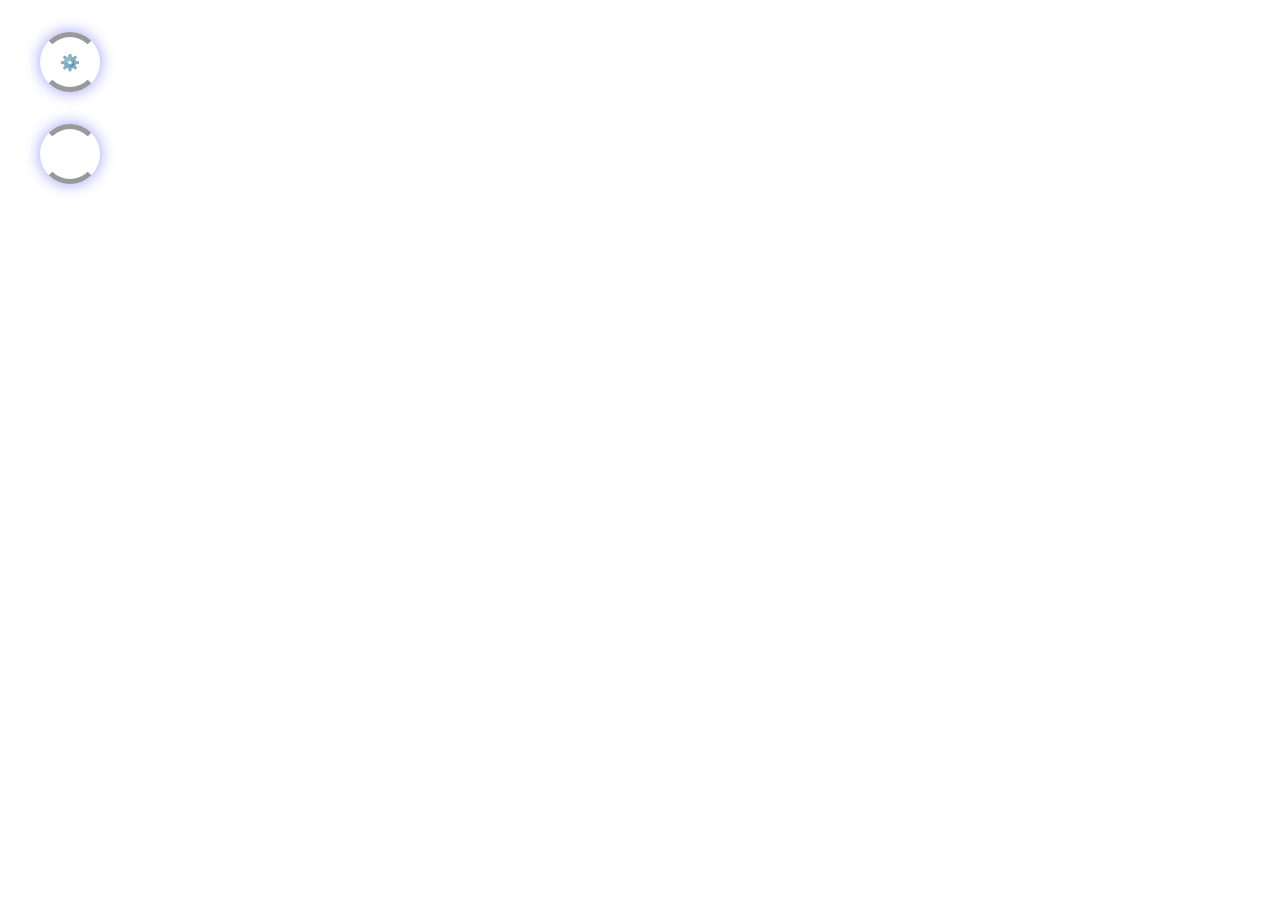
<file: week04/animation.html>
<!DOCTYPE html>
<html lang="en">
<head>
    <meta charset="UTF-8">
    <meta name="viewport" content="width=device-width, initial-scale=1.0">
    <title>Animation Practice</title>
    <link rel="stylesheet" href="styles/animation.css">
</head>
<body>
    <p class="loader"></p>
    <p class="loader-t"></p>
</body>
</html>
</file>
<file: styles/base.css>
* {
    margin: 0;
    font-family: "Montserrat", sans-serif;
    font-optical-sizing: auto;
    font-weight: 400;
    font-style: normal;
}

header {
    display: grid;
    grid-template-columns: 24px auto 44px;
    align-items: end;
    padding: 5px 0 5px 10px;
    border-bottom: 1px solid #ddd;
    column-gap: 8px;
}

header img {
    display: block;
    width: 100%;
    height: auto;
    padding-bottom: 3px;
}

header span {
    font-size: 1.2rem;
    color: #3d405b;
}

.hamburger {
    background: none; 
    border: none;
    color: #3d405b;
    cursor: pointer;
    font-family: Verdana, Geneva, Tahoma, sans-serif;
    font-size: 1.5rem;
}

.hamburger::before {
    content: "\2630";
}

.hamburger.show::before {
    content: "\00d7";
}

.navigation {
    display: none;
}

.navigation.show {
    display: block;
}

.navigation ul {
    list-style-type: none;
    margin: 0;
    padding: 0;
}

.navigation a {
    display: block;
    padding: .8rem 10px;
    color: #3d405b;
    text-decoration: none;
    border-bottom: solid 1px #ddd;
}

.navigation li.current {
    background-color: #eee;
}
.navigation a:hover {
    background-color: #e07a5f;
}

h1 {
    margin: .5rem;
    color: #3d405b;
}

h2 {
    text-align: center;
    background-color: #3d405b;
    color: white;
    padding: .2rem;
}

.content section {
    background-color: #ddd;
}

.content section img {
    display: block;
    margin: .5rem;
    justify-self: center;
}

section {
    margin: .5rem;
}

section p {
    padding: 1rem;
}

.about-me {
    min-height: 500px;
}

.buttons {
    display: flex;
    justify-content: space-around;
}

.buttons button {
    padding: .7rem;
    background-color: #e07a5f;
    border-radius: .6rem;
    margin: .5rem;
    width: 150px;
    cursor: pointer;
}

.course-card-holder {
    display: grid;
    grid-template-columns: 1fr;
    justify-content: center;
    align-items: center;
}

.card {
    text-align: center;
    background-color: #e07a5f;
    width: 75%;
    padding: 1rem;
    border-radius: .6rem;
    justify-self: center;
    margin: .5rem 15%;
    cursor: pointer;
}

.completed {
    background-color: #e6947e;
}

.completed::before {
    content: "✓";
}

#course-creds {
    text-align: center;
}

footer {
    display: grid;
    background-color: #eee;
    padding: 1rem 10px;
    text-align: center;
    color: #3d405b;
}

footer span{
    padding: .5rem;
}

.social-icons {
    display: flex;
    justify-content: center;
    column-gap: 1rem;
}

.social-icons a {
    display: flex;
    justify-content: center;
    align-items: center;
    width: 44px;
    height: 44px;
}

.social-icons a:hover {
    background-color: #ddd;
}

.social-icons image{
    width: 22px;
    height: 22px;
}

dialog {
  border: 1px solid rgb(0 0 0 / 10%);
  border-radius: .25rem;
  padding: 1rem;
  background-color: #fff;
  box-shadow: 0 0 3rem #777;
  width: 90%;
  max-width: 600px;
  justify-self: center;
  align-self: center;
}

dialog p {
    margin: .3rem;
}

dialog h3 {
    text-align: center;
    margin: .3rem;
}

dialog::backdrop {
  background-color: rgb(0 0 0 / 50%);
}

dialog button {
  position: absolute;
  top: 23px;
  right: 23px;
  padding: .5rem 1rem;
  border: 1px solid rgb(0 0 0 / 10%);
}
</file>
<file: styles/larger.css>
@media only screen and (min-width: 38rem) {
    
    header, main, nav, footer{
        max-width: 1050px;
        margin: 0 auto;
    }

    header{
        grid-template-columns: 24px auto;
    }

    .hamburger {
        display: none;
    }
    .navigation {
        display: block;
        border-bottom: solid 1px #ddd;
    }
    .navigation ul {
        display: flex;
    }
    .navigation a{
        border: none;
    }
    .content {
        display: grid;
        grid-template-columns: 2fr 1fr;
    }
    .course-card-holder {
        grid-template-columns: 1fr 1fr 1fr;
    }
}
</file>
<file: advanced-forms/styles/small.css>
*{box-sizing: border-box;}
html {
  -webkit-text-size-adjust: 100%; 
  -ms-text-size-adjust: 100%;
}

h1 {
  color: #3D405B;
}

form {
    margin: 1rem 2%;
  
    label {
      display: block;
      font-size: .8rem;
      color: purple;
      padding-top: .2rem;
    }
    h3 {
      font-size: .9rem;
      color: #E07A5F;
      margin: 1.5rem 0 .2rem 0;
      border-bottom: 1px solid #eee;
    }
  
    input[type=text],
    input[type=tel],
    input[type=date],
    input[type=email],
    select {
      display: block;
      margin: .1rem 0 1rem 0 ;
      padding: .3rem;
      border: 1px solid #999;
      border-radius: 4px;
      border-left-width: 5px;
      border-left-color:#555;
      font-size: 1rem;
      color: #3D405B;
      width: 250px;
    }
  
    input:required {border-left-color: #d70000;}
    input:focus {border-left-color: black; outline:none;}
    input:required:valid{border-left-color: green;}
  
    input[type=submit] {
      border: none;
      text-align: center;
      background-color: #3D405B;
      color: white;
      border-radius: 1rem;
      padding: .75rem 1.5rem;
      margin: 2rem 0;
      font-size: 1.2rem;
      -webkit-appearance: none;
      appearance: none;
    }
  }
  input:-webkit-autofill{
    -webkit-text-fill-color: #3D405B;
  }
  
  #results {
    background-color: #F4F1DE;
    padding: 0 1rem;
    border: 1px solid #E07A5F;
    border-radius: 6px;
  }
</file>
<file: advanced-forms/styles/large.css>
@media only screen and (min-width: 38rem) {


} /*end media query*/
</file>
<file: chamber/styles/small.css>
* {
    margin: 0;
    padding: 0;

    --stl-red: #c60e2d;
    --stl-yellow: #f4db0e;
    --stl-blue: #002672;
    --stl-white: #fefefe;
    --bord: 1px solid black;

    font-family: "Montserrat", sans-serif;
    font-optical-sizing: auto;
    font-weight: 400;
    font-style: normal;
}

header {
    padding: .5rem;
    display: grid;
    grid-template-columns: 1fr;
    justify-content: space-around;
    align-items: center;
    background-color: var(--stl-blue);
    color: var(--stl-white);
}

header span {
    text-align: center;
    align-self: center;
    justify-self: center;
    font-size: large;
}

.title {
    display: grid;
    grid-template-columns: auto auto 1fr;
}

.navigation {
    display: none;
}

.navigation ul {
    list-style-type: none;
}

.navigation ul li {
    padding: .5rem;
    color: var(--stl-white);
}

.navigation ul li:hover {
    color: var(--stl-yellow);
    cursor: pointer;
}

.navigation ul li a {
    text-decoration: none;
    color: currentColor;
}

.navigation ul li a:hover,
.footer-right a:hover {
    color: var(--stl-yellow);
}

.navigation.show {
    display: block;
}

.navigation li.current {
    background-color: var(--stl-red);
    border-radius: .2rem;
}

.hamburger {
    background: none;
    border: none;
    color: var(--stl-white);
    width: fit-content;
    justify-self: end;
    font-size: larger;
    padding: .75rem;
    cursor: pointer;
}

.hamburger::before {
    content: "\2630";
}

.hamburger.show:before {
    content: "\00d7";
}

h1,
h2 {
    text-align: center;
    margin: 2rem;
}

.hero {
    position: relative;
}

.hero img {
    width: 90%;
    height: auto;
    display: block;
    justify-self: center;
    max-width: 1200px;
}

.hero .call {
    position: absolute;
    display: flex;
    justify-content: space-between;
    flex-direction: column;
    align-items: center;
    width: 100%;
    height: 90%;
    top: 0;
    left: 0;
}

.hero .call h2 {
    justify-self: flex-start;
    color: var(--stl-white);
    padding: 1rem;
    margin: 2rem;
    text-shadow: 2px 2px 1px black;
    font-size: larger;
}

.hero .call a {
    text-align: center;
    justify-self: flex-end;
    padding: 1rem;
    background-color: var(--stl-yellow);
    color: black;
    text-decoration: none;
    border-radius: .3rem;
    border: 1px solid var(--stl-white);
}

.hero .call a:hover {
    background-color: var(--stl-red);
    color: var(--stl-white);
    border: var(--bord);
}

.btn-holder {
    display: flex;
    justify-content: center;
}

.btn-holder button {
    margin: .3rem 1rem;
    padding: .75rem;
}

.card-holder {
    margin: 1rem 1rem;
}

.grid {
    display: grid;
    grid-template-columns: repeat(auto-fit, minmax(250px, 1fr));
    grid-gap: 1.5rem;
}

.grid .card {
    display: grid;
    grid-template-columns: 1fr 3fr;
    border: var(--bord);
    border-radius: .3rem;
    min-height: 300px;
    box-shadow: 0px 1px 5px rgba(0, 0, 0, 0.5);
}

.grid .card h2,
.grid .card h3 {
    grid-column: 1/3;
    text-align: center;
    padding: 1.2rem .1rem 0 .1rem;
    border-bottom: var(--bord);
    background-color: var(--stl-red);
    color: var(--stl-white);
    border-top-left-radius: .2rem;
    border-top-right-radius: .2rem;
    margin: 0;
}

.grid .card img {
    display: block;
    grid-column: 1/2;
    grid-row: 2/6;
    justify-self: center;
    align-self: center;
    max-width: 32px;
}

.grid .card p,
.grid .card a {
    grid-column: 2/3;
    padding: .2rem;
    align-self: center;
    justify-self: center;
}

.list {
    display: block;
}

.list .card {
    display: grid;
    grid-template-columns: repeat(5, 1fr);
    text-align: center;
    align-items: center;
    border-top: var(--bord);
    border-left: var(--bord);
    ;
    border-right: var(--bord);
    ;
    padding: .2rem;
    min-height: 85px;
    min-width: 275px;
}

.list .card:nth-child(odd) {
    background-color: #ddd;
}

.list:last-child {
    border-bottom: var(--bord);
}

.list .card p,
.list .card a {
    font-size: small;
}

.list .card img {
    display: block;
    max-width: 32px;
    height: auto;
    justify-self: center;
    align-self: center;
}

.list .card .membership {
    display: none;
}

.local {
    display: grid;
    grid-template-columns: 3fr auto;
    margin: 1.5rem;
}

.current-events {
    justify-content: center;
    align-items: center;
}

.current-events h2 {
    margin: .5rem;

}

#weather {
    display: grid;
    max-width: fit-content;
    border: var(--bord);
    border-left: none;
    padding: 1rem;
}

#weather img {
    display: block;
    justify-self: center;
}

#weather p {
    text-align: center;
    padding: .2rem;
}

#weather h3 {
    text-align: center;
}

.event-1,
.event-2 {
    display: flex;
    flex-direction: column;
    justify-content: space-around;
    min-height: 100px;
    text-align: center;
    padding: .5rem;
}

.event-1 {
    border-top: var(--bord);
    border-left: var(--bord);
    border-right: var(--bord);
}

.event-2 {
    border: var(--bord);
}

.event-1 p,
.event-2 p {
    margin: .5rem;
}

.join-container {
    display: grid;
    margin: auto;
    justify-self: center;
    justify-content: space-around;
}

.join-container form {
    margin: 1rem auto;
    justify-content: center;
}

.join-field {
    display: grid;
    appearance: none;
    padding: 1rem;
    margin: .5rem;
    border-radius: .5rem;
    min-width: 200px;
}

.join-field legend {
    padding: .5rem;
}

.join-field input[type="text"],
.join-field input[type="tel"],
.join-field input[type="email"],
.join-field textarea {
    display: block;
    padding: .5rem;
    margin-top: .2rem;
    border-radius: .3rem;
    border: var(--bord);
}

.join-field textarea {
    max-width: 200px;
}

.join-field input:required {
    border-left: 5px solid darkgoldenrod;
    background-color: rgba(255, 0, 0, 0.1);
}

.join-field input:required:valid {
    border-left: 5px solid var(--stl-blue);
}

.join-field input[type="radio"] {
    display: inline;
    padding: .5rem;
    margin-top: .2rem;
}

.join-field label {
    padding-top: 1rem;
}

.join-field div {
    margin-top: 1rem;
    margin-bottom: -.8rem;
}

.join-container input[type="submit"] {
    display: block;
    padding: .5rem;
    background-color: var(--stl-red);
    color: var(--stl-white);
    border: var(--bord);
    border-radius: .3rem;
    margin: auto;
}

.join-container input[type="submit"]:hover {
    background-color: var(--stl-blue);
    box-shadow: 2px 2px 10px black;
}

.membership-holder {
    display: grid;
    justify-content: center;
    align-items: center;
}

@keyframes fadeIn {
    0% {
        opacity: 0;
        scale: 0;
        transform: translate(200px, 150px);
    }

    80% {
        transform: translatey(-20px);
        opacity: 1;
        scale: 1;
    }

    90% {
        transform: translatey(-20px);
    }
}

.membership-card {
    display: flex;
    flex-direction: column;
    justify-content: space-around;
    border: var(--bord);
    margin: 1rem;
    border-radius: .8rem;
    border-top-left-radius: 0rem;
    background-color: lightsteelblue;
    min-height: 150px;
    animation: fadeIn 1s ease-in;
}

.membership-card h2 {
    margin: 1rem 3rem;
}

.membership-card p {
    text-align: center;
    padding: .5rem;
    margin: auto;
    border: var(--bord);
    border-radius: .6rem;
    width: fit-content;
    background-color: var(--stl-blue);
    color: var(--stl-white);
}

#membership-details {
    padding: 1rem;
    justify-self: center;
    align-self: center;
    margin: 1rem;
    box-shadow: 0px 1px 5px rgba(0, 0, 0, 0.5);
    border-radius: .3rem;
}

#membership-details h3,
#membership-details p {
    margin: 1rem;
}

.benifits {
    margin: 1.5rem;
}

#results {
    margin: auto;
    border: var(--bord);
    max-width: fit-content;
    padding: 1rem;
    border-radius: .3rem;
    box-shadow: 0px 1px 5px rgba(0, 0, 0, 0.5);
}

#results p {
    padding: .5rem;
}

#welcome {
    justify-self: center;
}

.discover-card {
    margin: 1rem;
    border: var(--bord);
    box-shadow: 0px 1px 5px rgba(0, 0, 0, 0.5);
    border-radius: .3rem;
    overflow: hidden;
    display: grid;
    grid-template-areas:
        "title"
        "info"
        "button";
}

.discover-card .info {
    display: grid;
    grid-area: info;
    grid-template-areas:
        "figure"
        "description"
        "address";
}

.discover-card .info p {
    margin: .5rem;
    grid-area: description;
}

.discover-card .info address {
    margin: .5rem;
    grid-area: address;
}

.discover-card h2 {
    margin: 1rem 10px;
    grid-area: title;
}

.discover-card .info figure {
    grid-area: figure;
}

.discover-card button {
    grid-area: button;
    max-width: fit-content;
    padding: .5rem;
    margin: .5rem;
    justify-self: center;
    border: var(--bord);
    border-radius: .5rem;
    background-color: var(--stl-yellow);
    cursor: pointer;
}

.discover-card button:hover {
    background-color: var(--stl-red);
    color: var(--stl-white);
}

footer {
    display: grid;
    grid-template-columns: 1fr 1fr 1fr;
    text-align: center;
    margin-top: 1rem;
    background-color: var(--stl-blue);
    padding: 1rem;
    color: var(--stl-white);
}

.footer-left p,
.footer-right p,
.footer-right a {
    padding: .5rem;
}

.footer-right a {
    text-decoration: none;
    color: var(--stl-white);
}

.social-icons {
    display: flex;
    align-items: center;
    justify-content: space-between;
}

.social-icons img {
    display: block;
    width: 16px;
    height: 16px;
    padding: .1rem;
}

@media only screen and (max-width: 599.9px) {
    * {
        font-size: .9rem;
    }

    h1,
    h2 {
        font-weight: bold;
    }

    .discover-card figure{
        display: block;
        justify-self: center;
    }
}
</file>
<file: chamber/styles/medium.css>
@media only screen and (min-width: 600px) {
    header {
        justify-content: space-around;
        align-items: center;
        grid-template-columns: 1fr 1fr;
    }

    .hamburger {
        display: none;
    }

    .navigation {
        display: block;
    }

    .navigation ul {
        display: flex;
        justify-content: space-around;
    }

    .grid {
        margin: 1rem 3rem;
    }

    .grid .card img,
    .list .card img {
        max-width: 50px;
    }

    .join-container {
        grid-template-columns: 300px 300px;
    }

    .discover-card .info {

        grid-template-areas:
            "figure description"
            "figure address";
    }

    .discover-card figure img:hover {
        animation: 1s linear;
        box-shadow: 0px 1px 5px rgba(0, 0, 0, 0.5);
    }

}
</file>
<file: chamber/styles/larger.css>
@media only screen and (min-width: 1025px) {
    #discover-card-holder   {
        display: grid;
        grid-template-columns: 1fr 1fr;
    }
}
</file>
<file: styles/prophets.css>
body {
    font-family: Roboto, sans-serif;
}

#cards {
    display: grid;
    grid-gap: 0.5rem;
    grid-template-columns: repeat(auto-fit, minmax(320px, 1fr));
}

.card {
    background-color: #b9b9cc;
    border: 1px solid #4d4d95;
    border-radius: .2rem;
}

img {
    display: block;
	width: auto;
	max-width: 325px;
	box-shadow: 0 0 30px #777;
	height: 200px;
	border: 1px solid #111;
    justify-self: center;
    margin: .5rem;
}

section p {
	font-size: smaller;
	text-align: center;
}

h1, h2 {
    color: #4d4d95;
    text-align: center;
}

footer {
    color: #4d4d95;
    text-align: center;
    margin: 10px;
    align-items: center;
}
</file>
<file: final/styles/small.css>
* {
    font-family: "Nunito", sans-serif;
    font-optical-sizing: auto;
    font-weight: 500;
    font-style: normal;
    margin: 1.5rem 1rem;

    /* Colors :O */
    --carbon-black: #1e2019;
    --baltic-blue: #456990;
    --ruby-red: #a6192e;
    --light-gold: #e0d68a;
    --tuscan-sun: #f9cb40;
    --mint-cream: #f0f7f4;

    color: var(--carbon-black);
}

i {
    font-style: italic;
}

h2 {
    margin-top: 3rem;
}

li span {
    padding: .2rem;
    border-radius: .5rem;
    border: solid black 3px;
    margin: .2rem;
}

li {
    margin: 2rem;
}

.carbon-black {
    background-color: var(--carbon-black);
    color: var(--mint-cream);
    border: solid var(--tuscan-sun) 3px;
}

.baltic-blue {
    background-color: var(--baltic-blue);
    color: var(--mint-cream);
}

.ruby-red {
    background-color: var(--ruby-red);
    color: var(--mint-cream);
}

.light-gold {
    background-color: var(--light-gold);
}

.tuscan-sun {
    background-color: var(--tuscan-sun);
}

.mint-cream {
    background-color: var(--mint-cream);
}
</file>
<file: week03/styles/modules.css>
* {
  margin: 0;
  padding: 0;
  box-sizing: border-box;
}

body {
  font-family: Arial, sans-serif;
  background-color: #f0f0f0;
}

main {
  padding: 1rem;
  background-color: #fff;
  color: #333;
  width: fit-content;
  margin: 1rem auto;
  border: 1px solid rgb(0 0 0 / 10%);
  border-radius: 10px;
}

h1 {
  font-size: 1.5rem;
  color: #000;
}

h2 {
  font-size: 1.2rem;
  color: #555;
}

h1,
h2 {
  text-align: center;;
  margin-bottom: 1.1rem;
}

form p {
  margin: .5rem;
  font-weight: bold;
}

#enrollment {
  padding: 1rem 1rem 0 1rem;
  border: 1px solid rgb(0 0 0 / 10%);
  border-radius: 10px;
  background-color: #bed;
  text-align: center;
}

select {
  padding: 0.5em;
  border: 1px solid #ccc;
  width: 3rem;
}

button {
  display: block;
  margin: 1rem auto;
  padding: 0.6em 1em;
  border: none;
  border-radius: 5px;
  background-color: #0078d4;
  color: white;
  cursor: pointer;
}

button:hover {
  background-color: #005fa3;
}

table {
  margin-top: 2rem;
  width: 100%;
  border-collapse: collapse;
  background-color: white;
  box-shadow: 0 2px 6px rgb(0 0 0 / 5%);
}

th,
td {
  padding: 0.75rem;
  text-align: center;
  border-bottom: 1px solid #ddd;
}

th {
  background-color: #000;
  color: white;
  font-weight: bold;
}

tr:hover {
  background-color: #bbb;
}
</file>
<file: week04/styles/animation.css>
.loader {
    position: relative;
    margin: 2rem;
    width: 50px;
    height: 50px;
    border: 5px solid transparent;
    border-color: #999 transparent #999 transparent;
    border-radius: 50%;
    animation: spin 1.5s linear infinite;
    box-shadow: 0 0 1rem rgb(0 0 255 / 40%);
}

.loader::after {
    content: '⚙️';
    position: absolute;
    top: 50%;
    right: 50%;
    animation: pulse 1.5s ease-in-out infinite;
    transform: translate(50%, -50%);
}

@keyframes spin {
    100% {
        transform: rotate(360deg);
    }
}

@keyframes pulse {

    0%,
    100% {
        transform: translate(50%, -50%) scale(1);
    }

    50% {
        transform: translate(50%, -50%) scale(1.25);
    }
}

.loader-t {
    position: relative;
    margin: 2rem;
    width: 50px;
    height: 50px;
    border: 5px solid transparent;
    border-color: #999 transparent #999 transparent;
    border-radius: 50%;
    box-shadow: 0 0 1rem rgb(0 0 255 / 40%);
    transition: transform(-50%, -50%);
}

.loader-t::after {
    position: absolute;
    content: "⚙️";
    top: 50%;
    right: 50%;
}

.loader-t {
  transition: transform 1.5s linear;
}

.loader-t::after {
  transform: translate(50%, -50%) scale(0);
  transition: transform 1.5s ease-in-out;
  font-size: 2rem;
}

.loader-t:hover {
  transform: rotate(360deg);
}

.loader-t:hover::after {
  transform: translate(50%, -50%) scale(1.5);
  animation: 2s linear 1s infinite  fill-mode;
}
</file>
